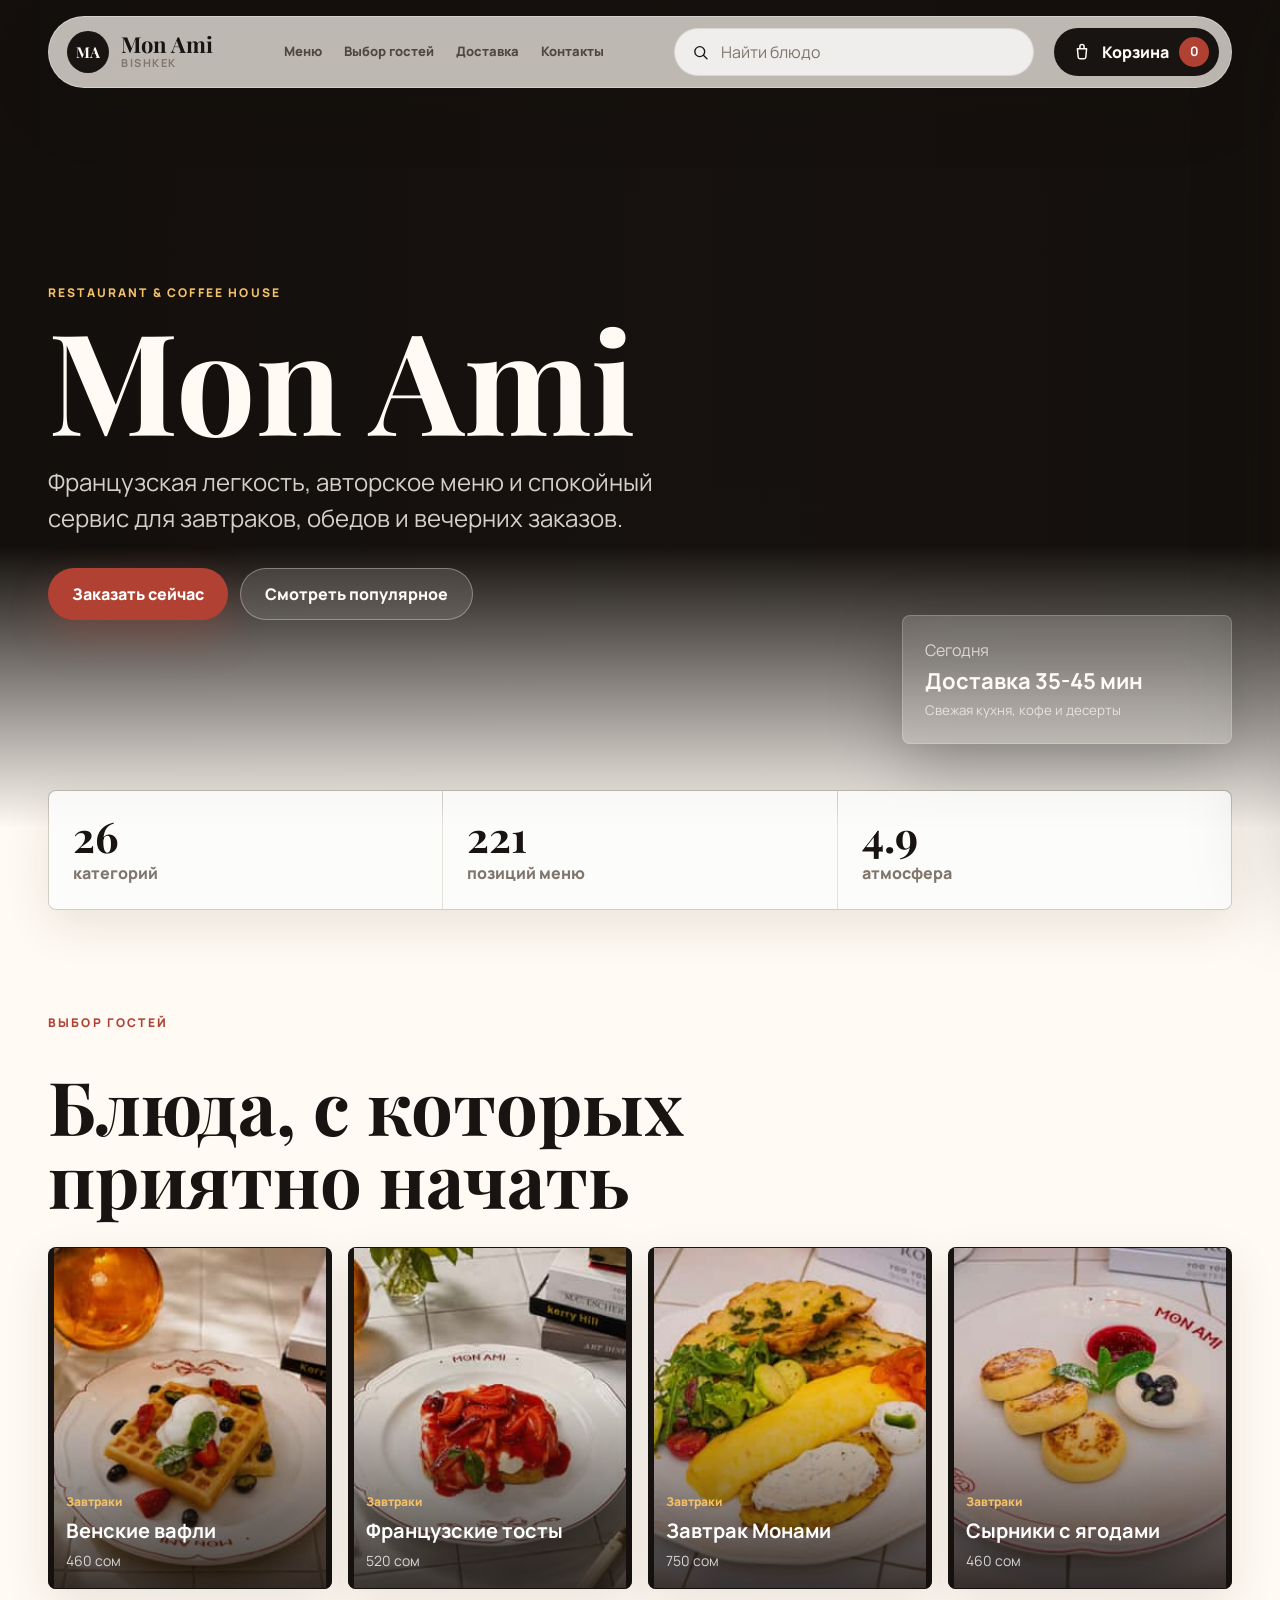
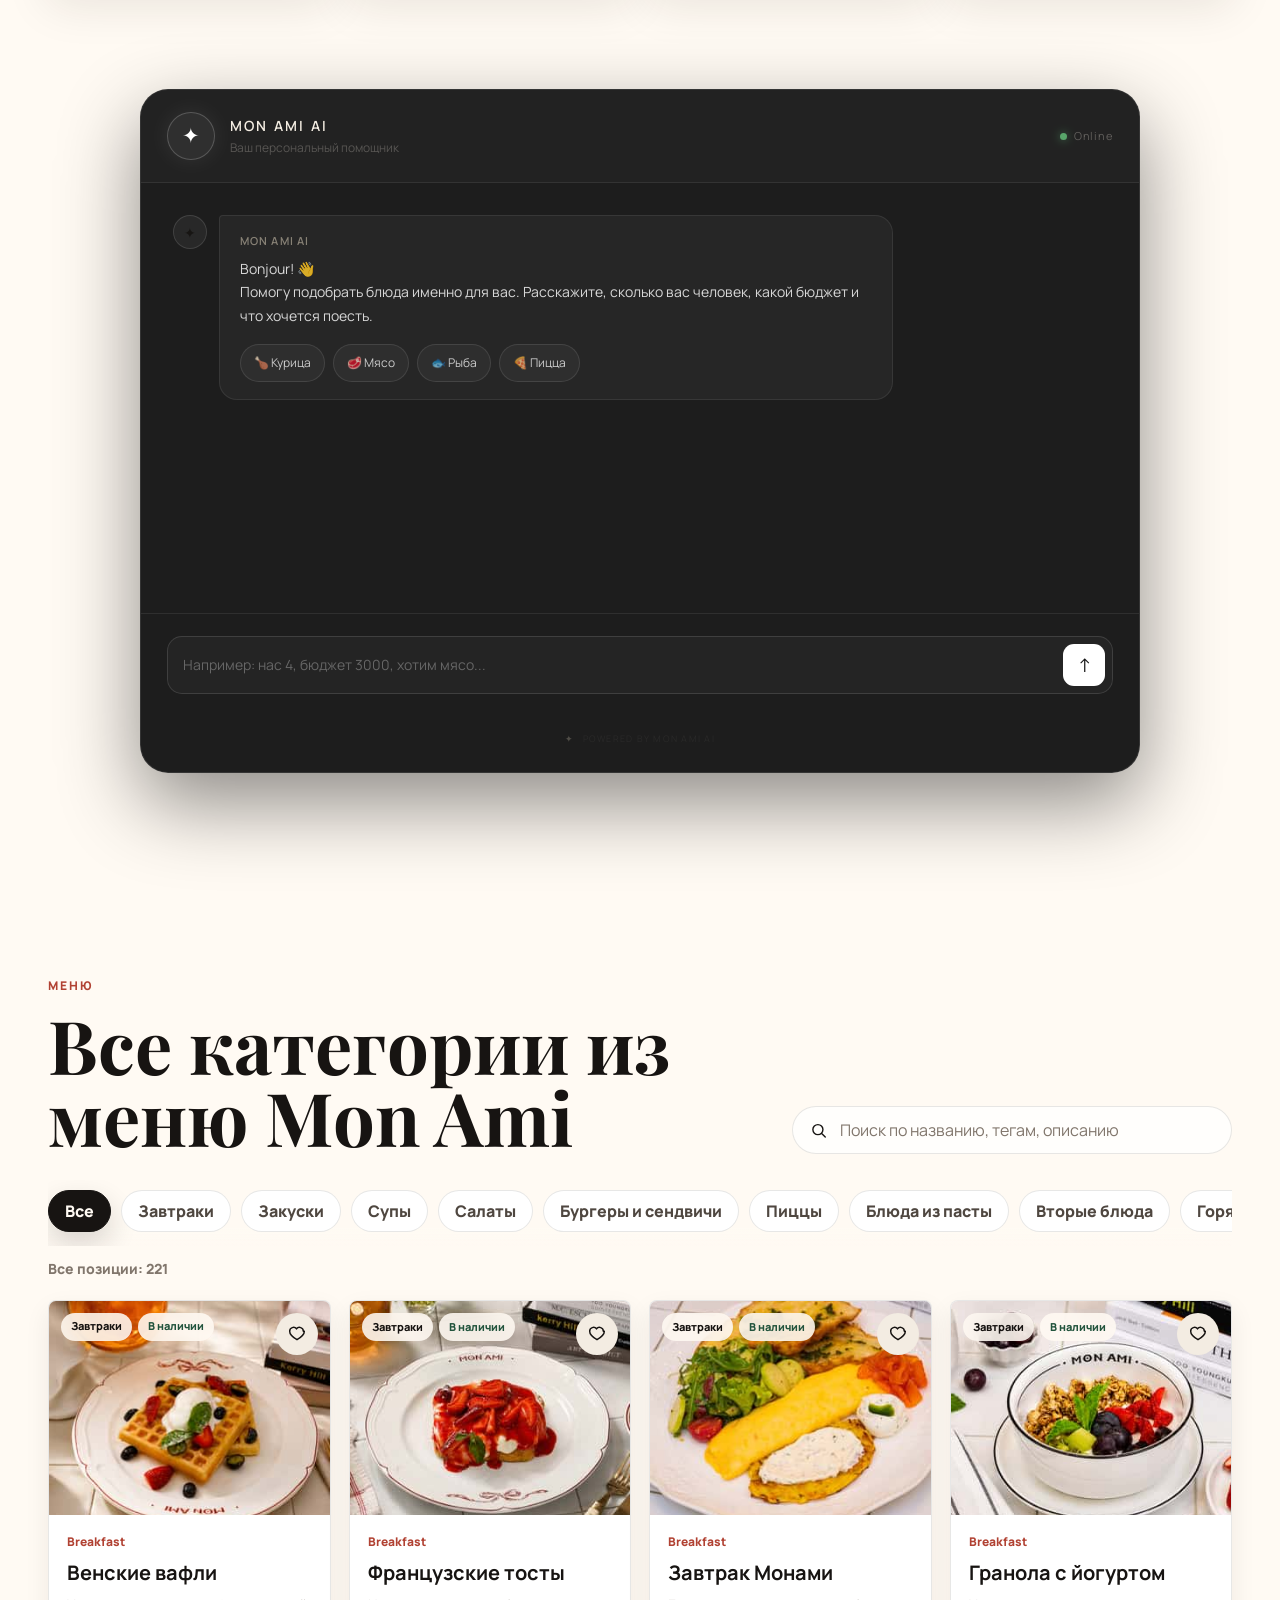
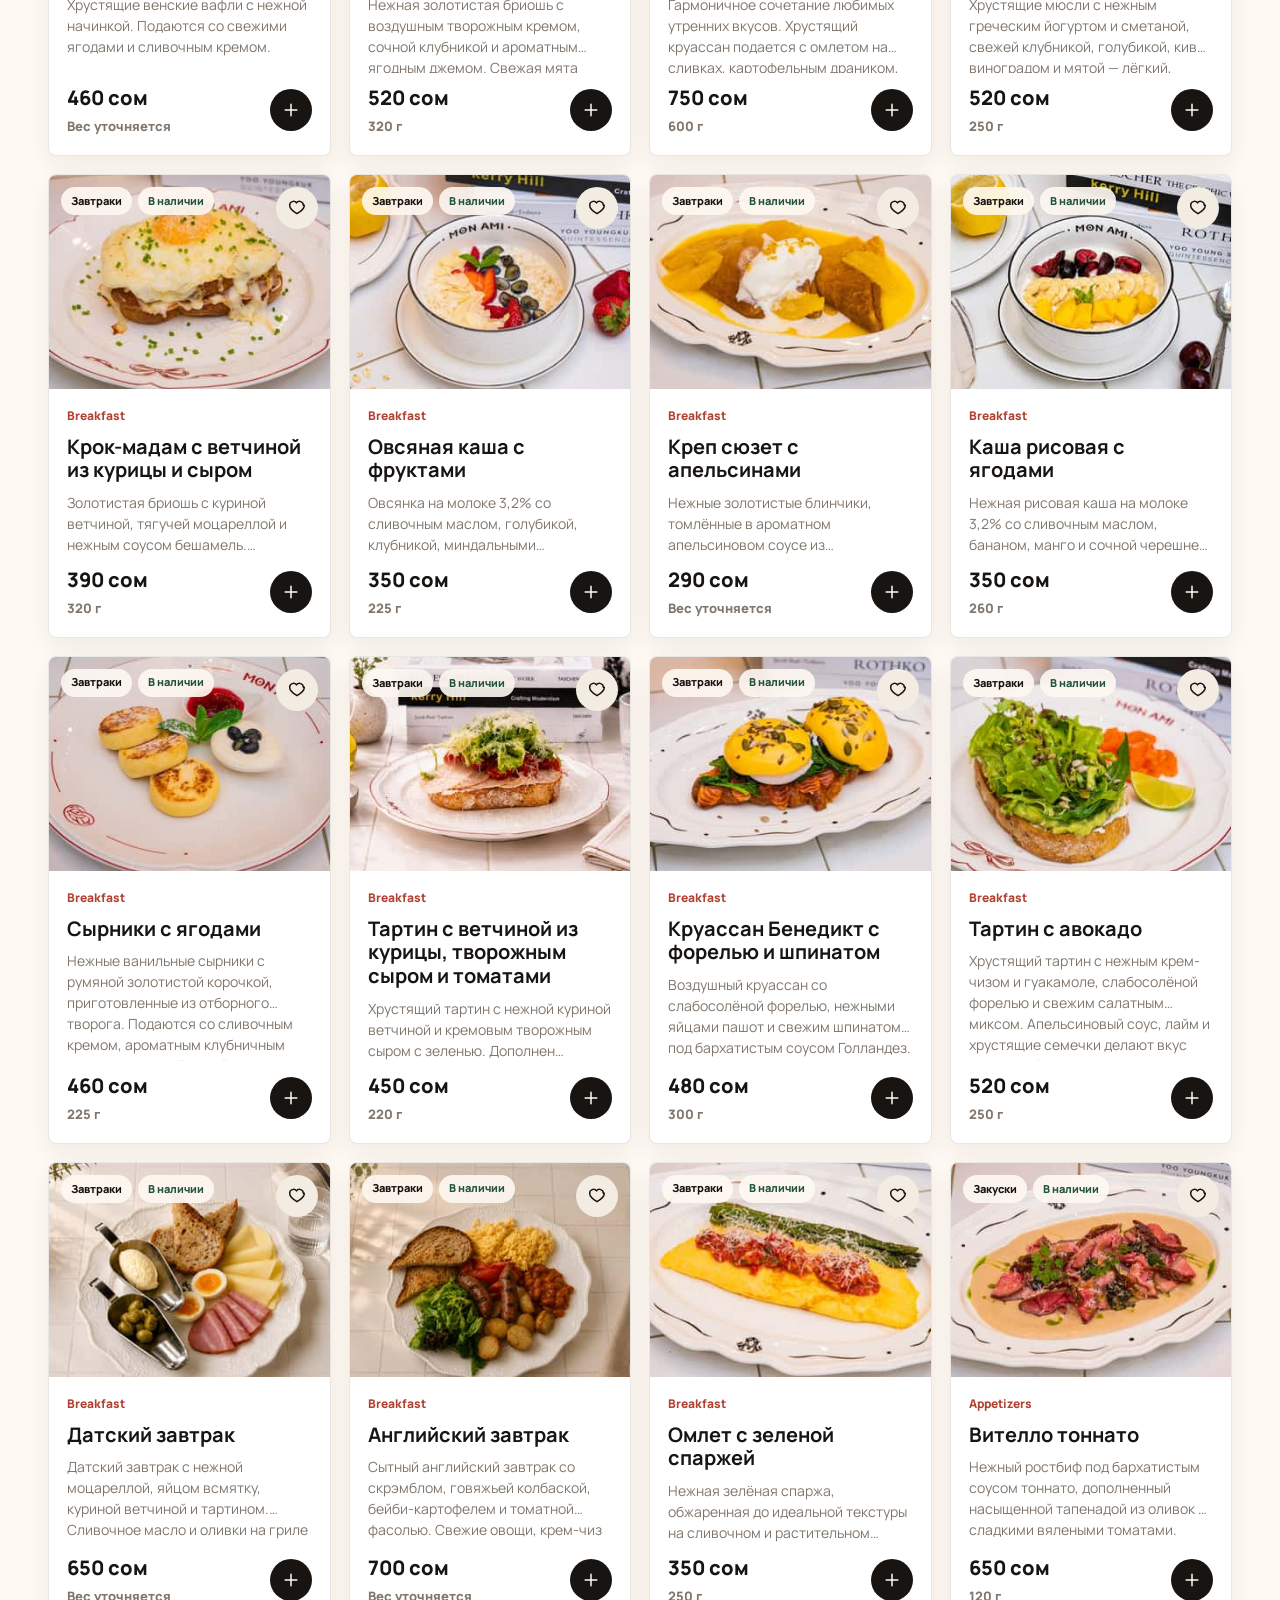
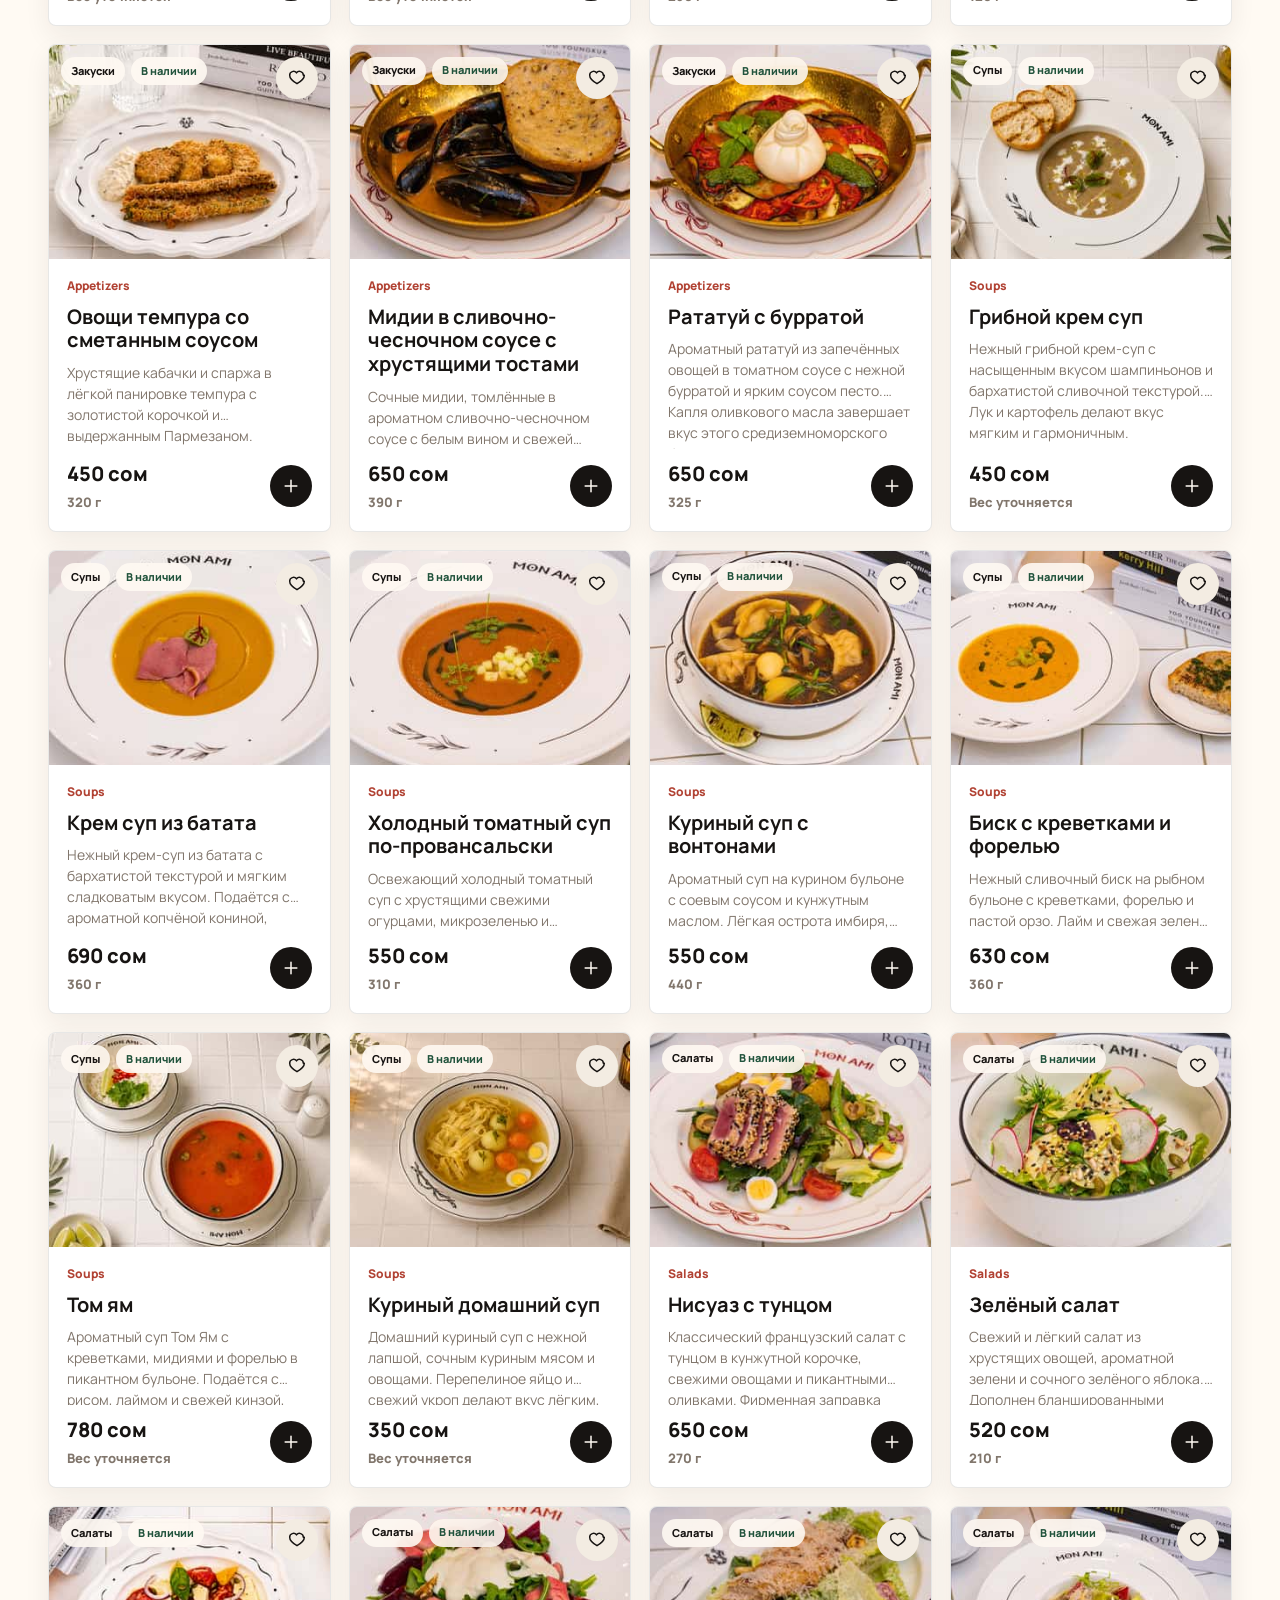
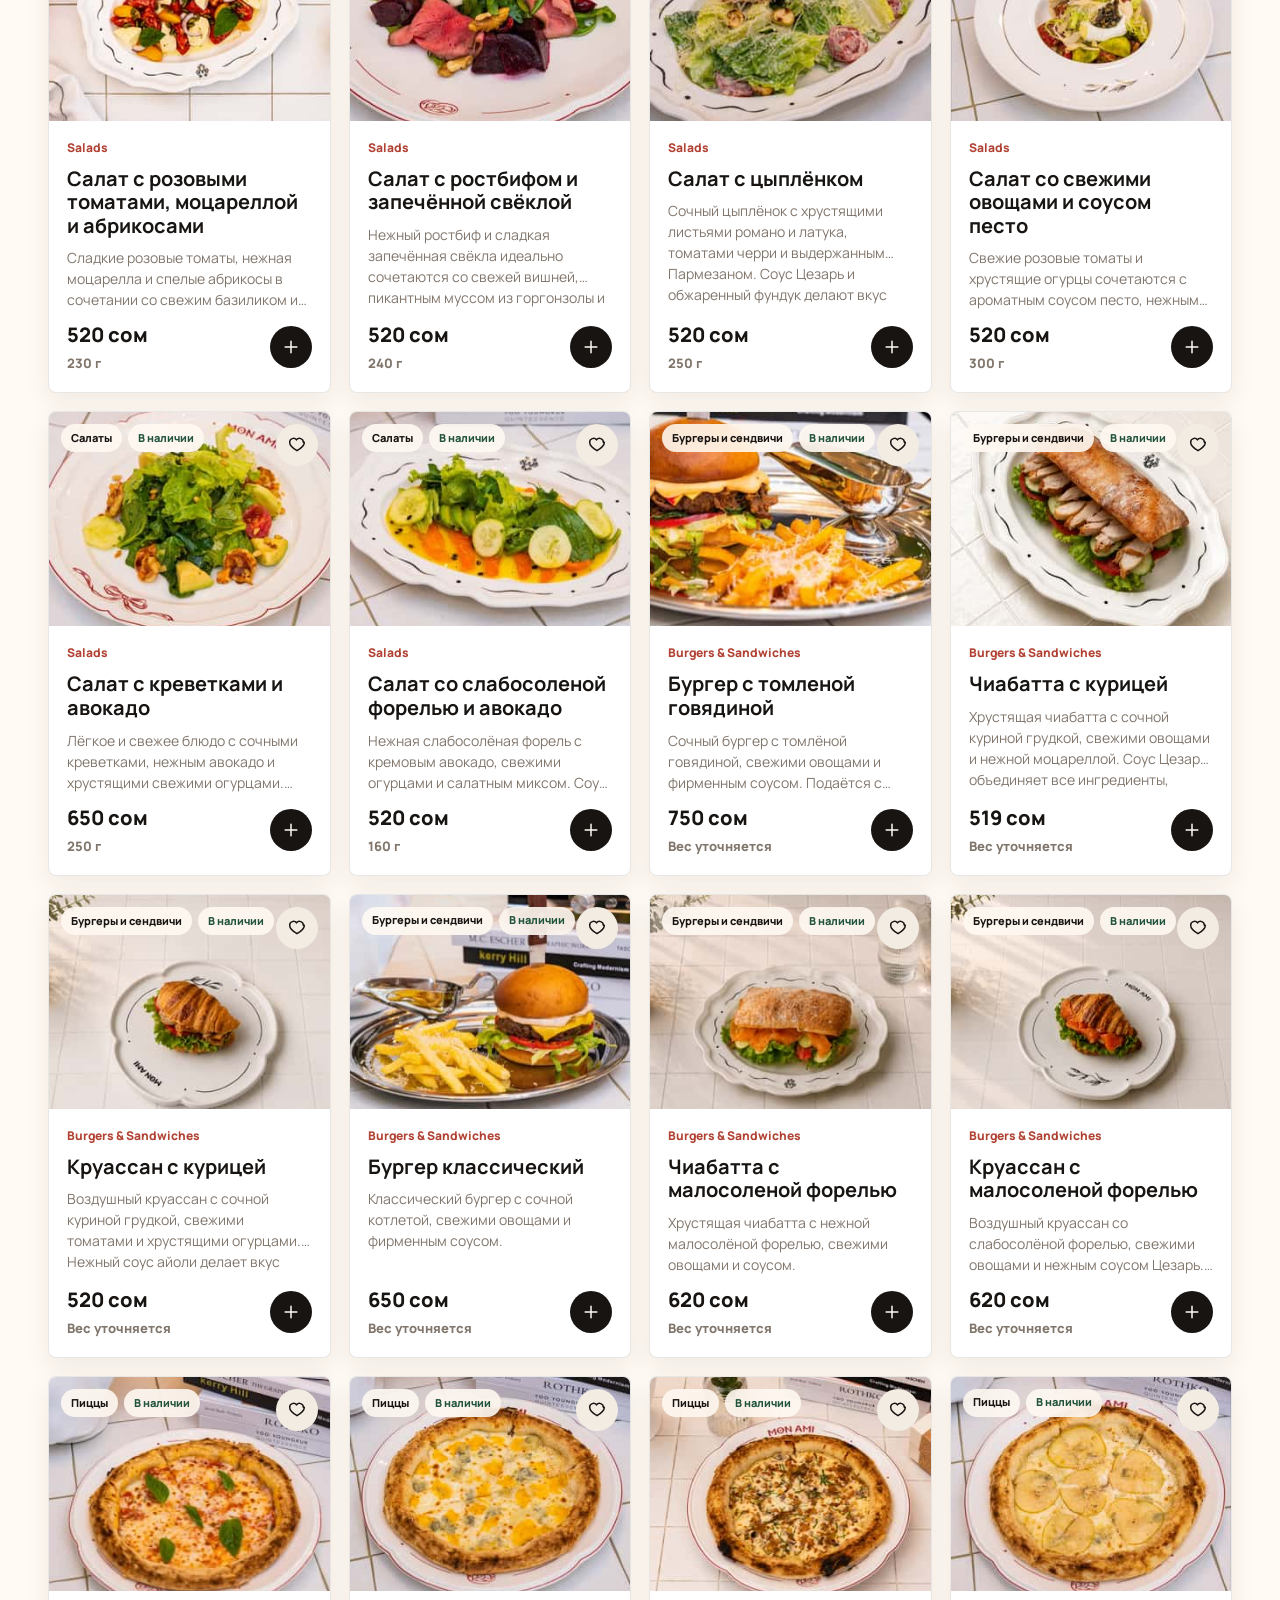
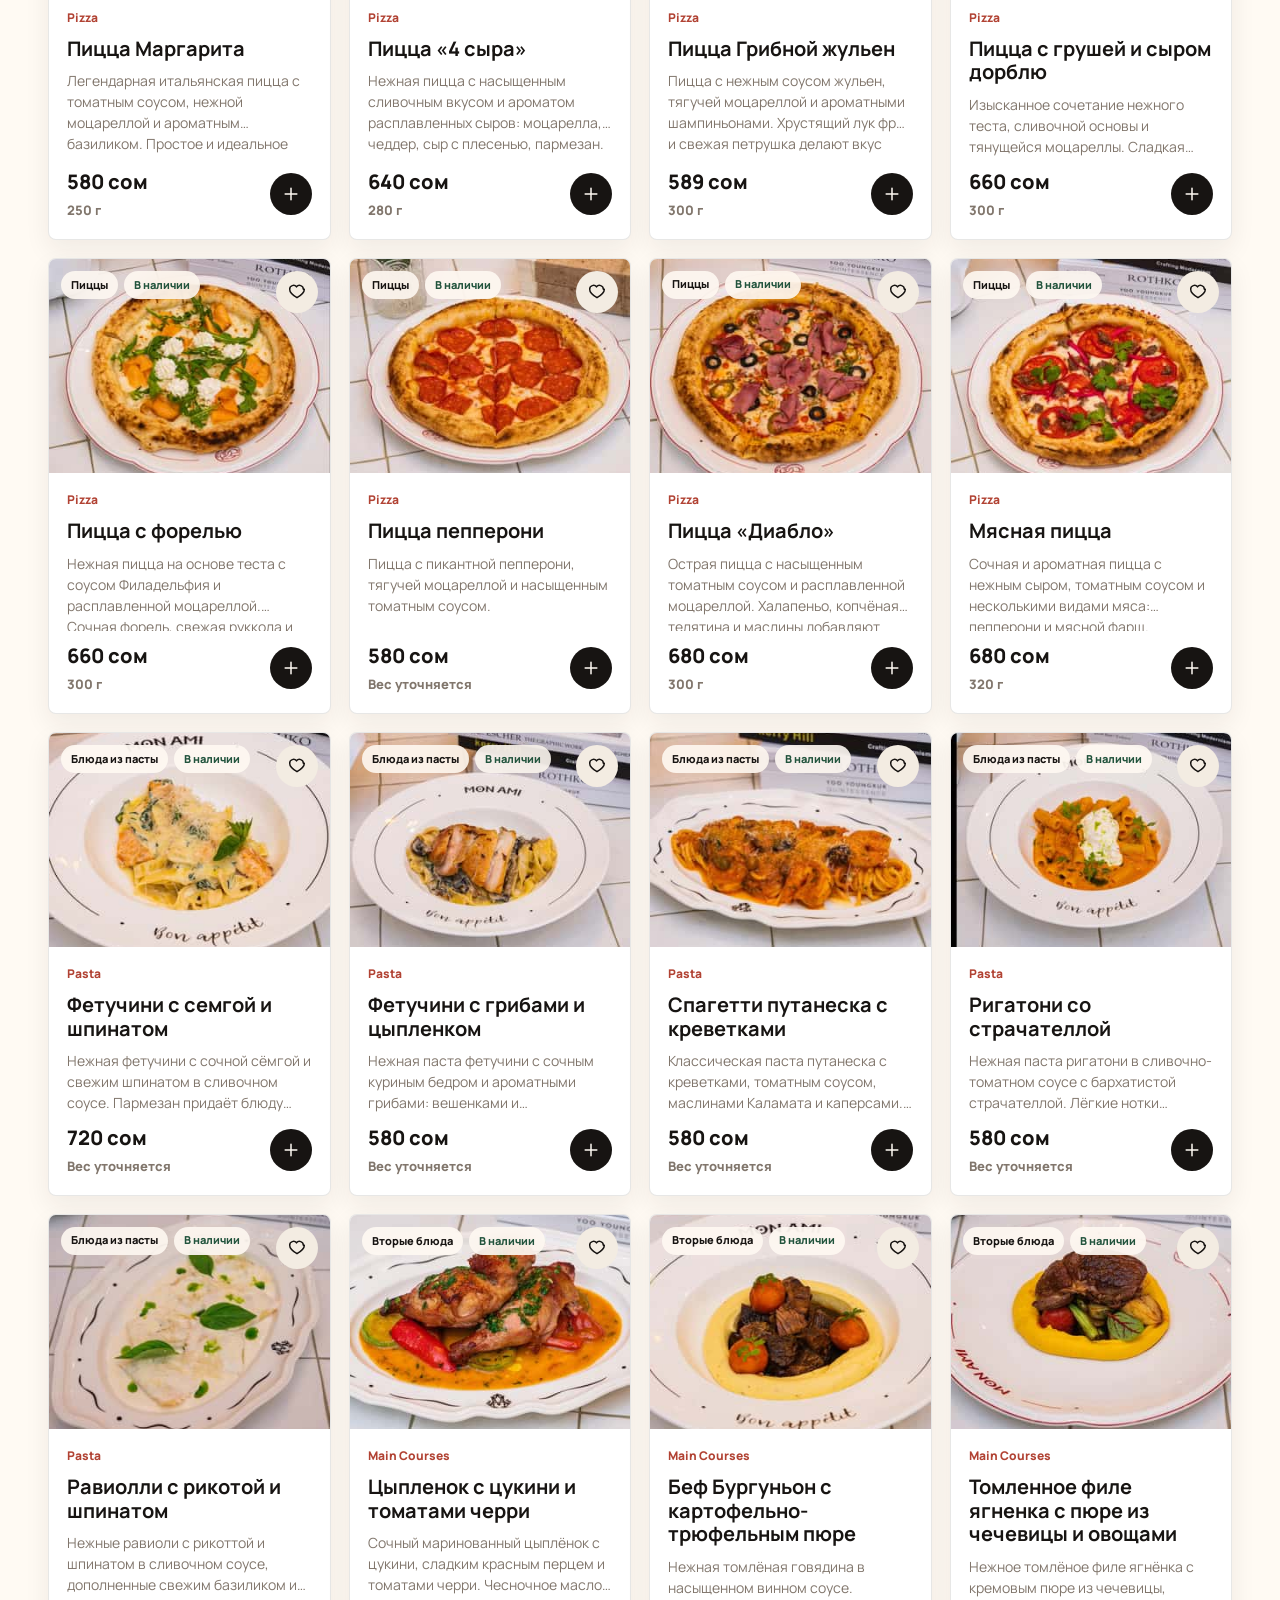
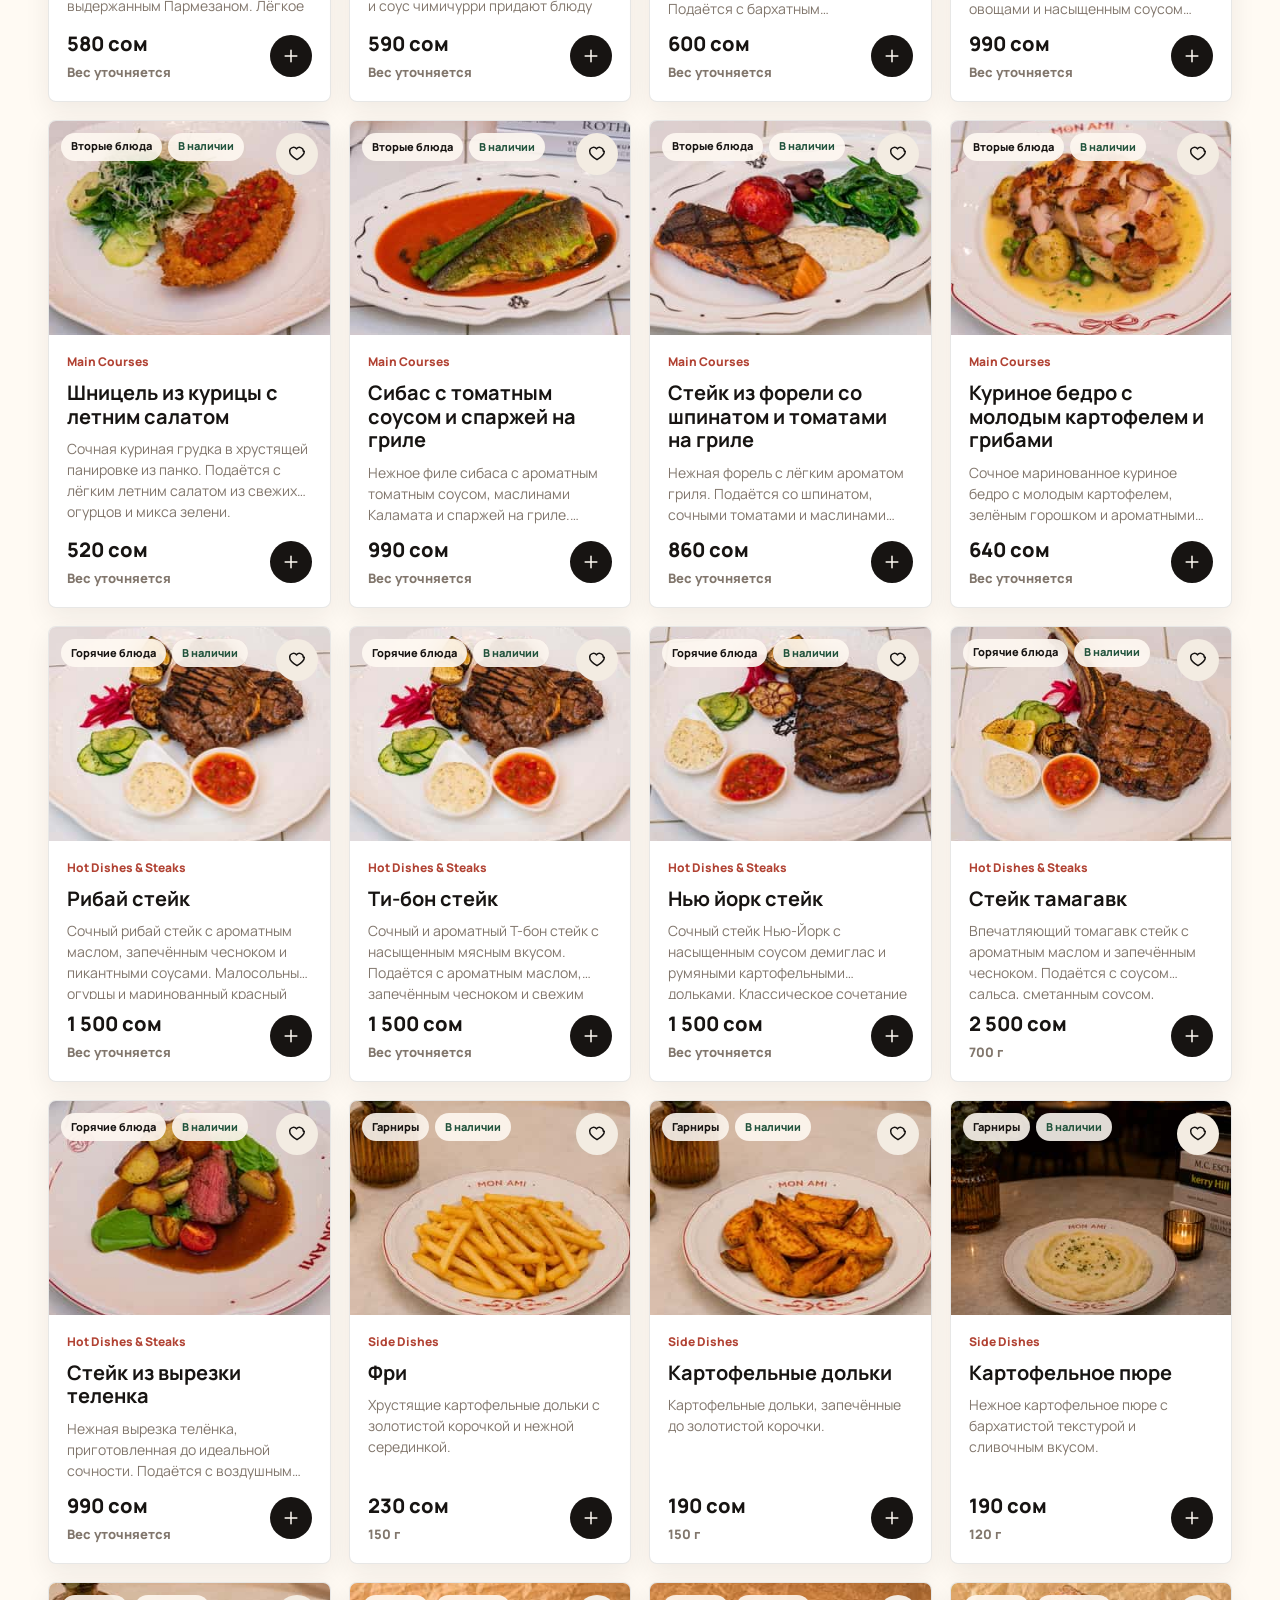
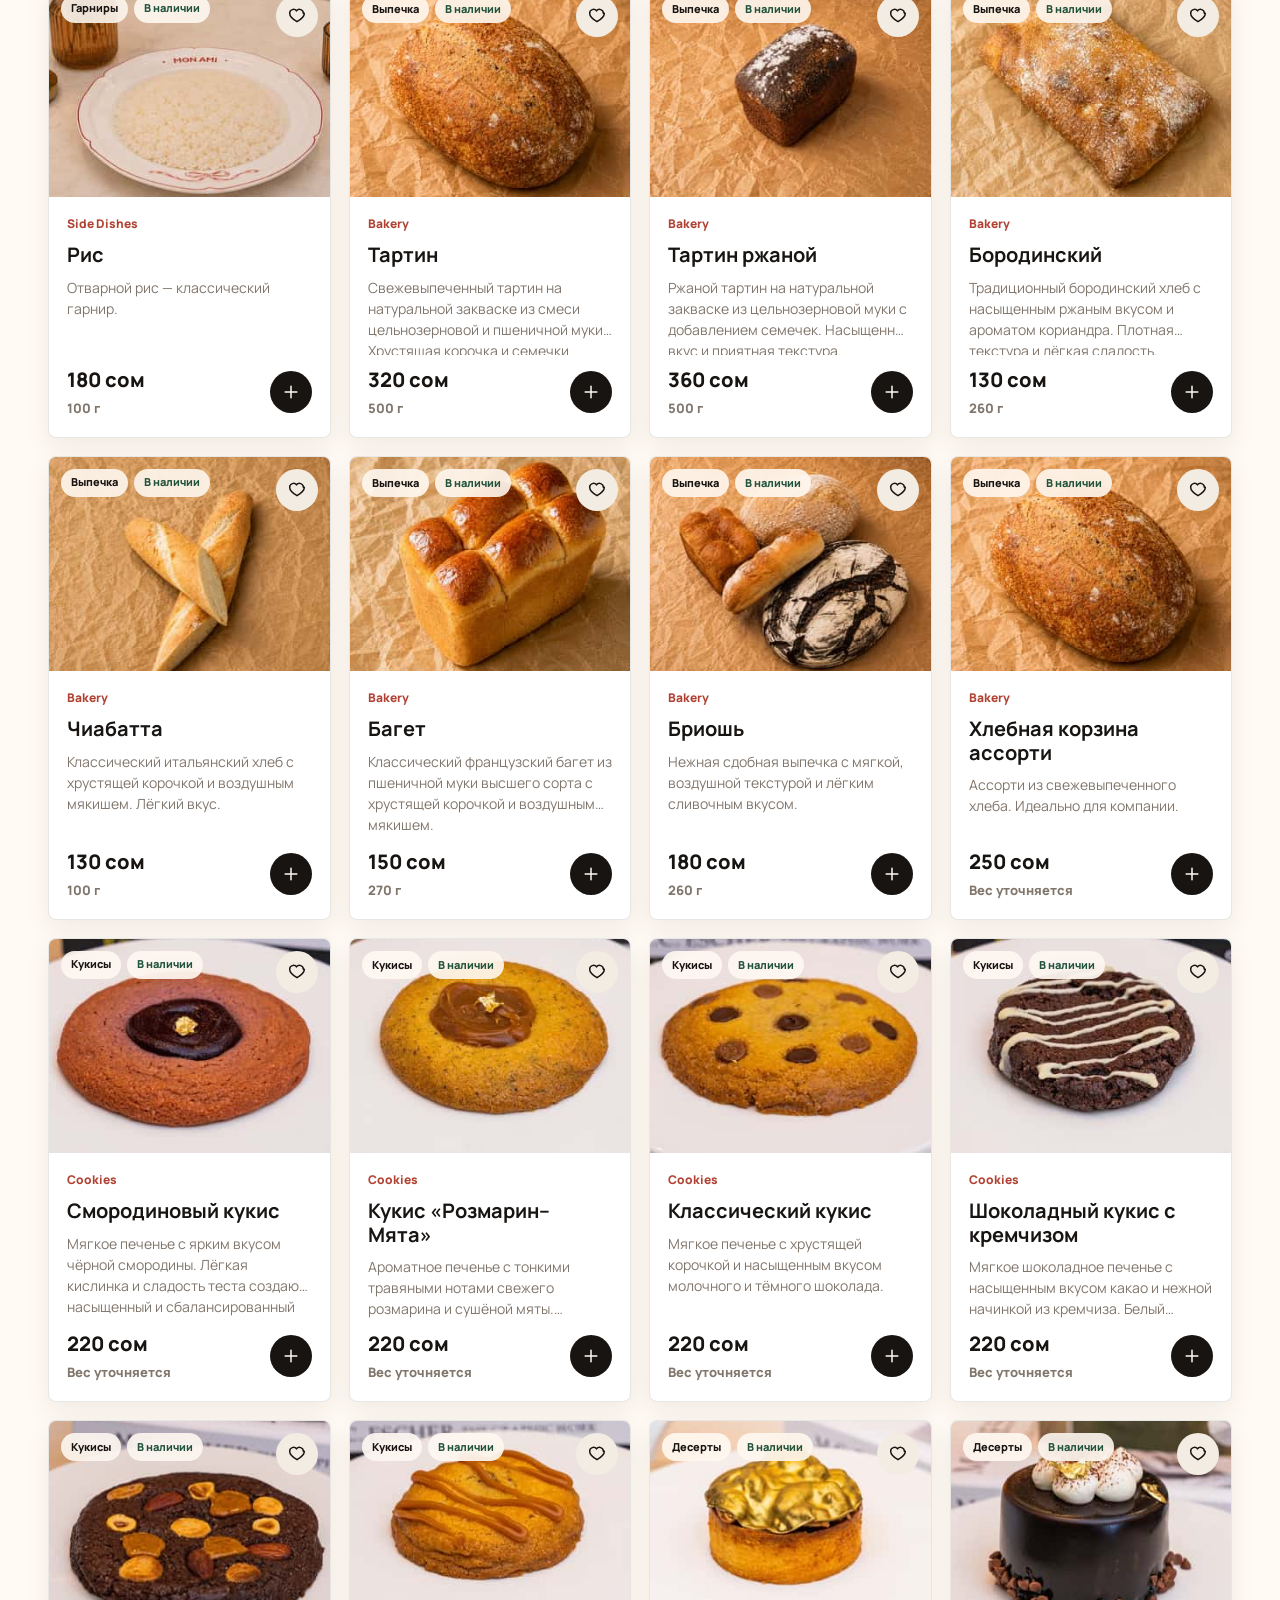
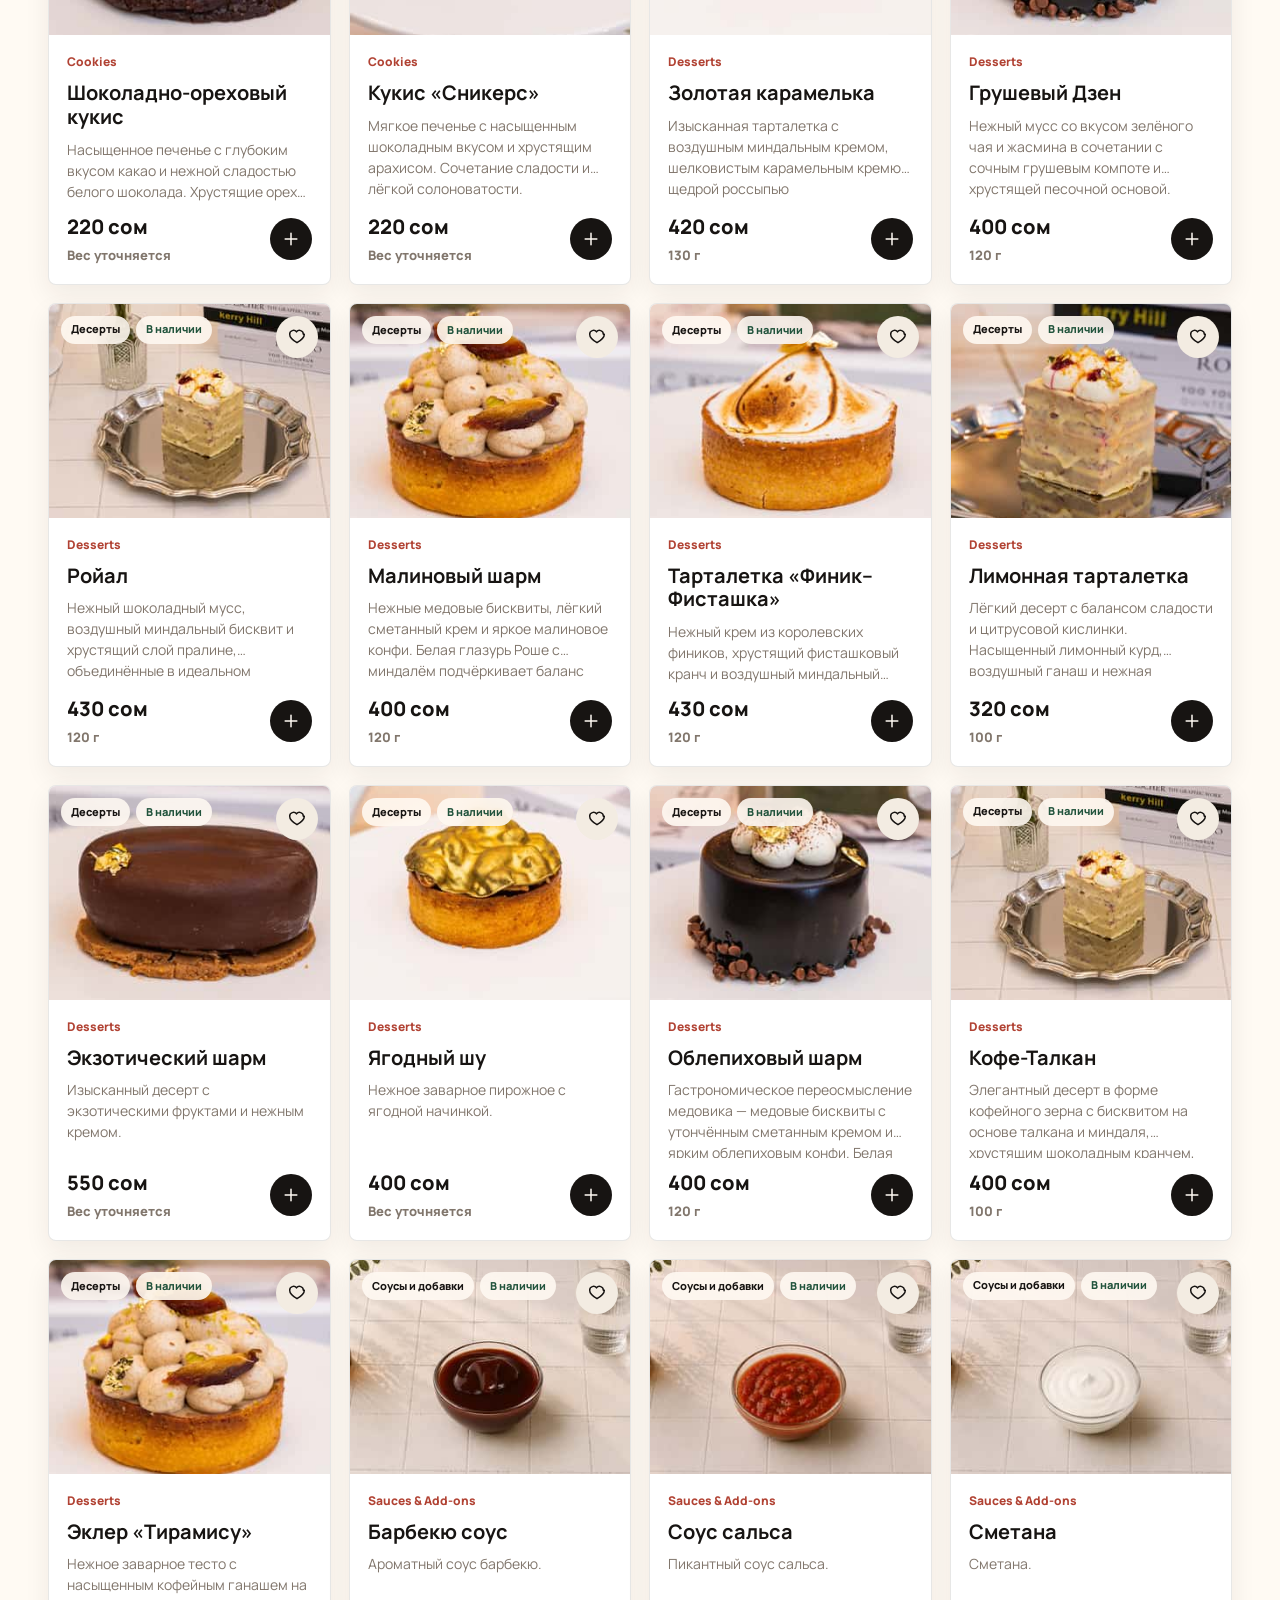
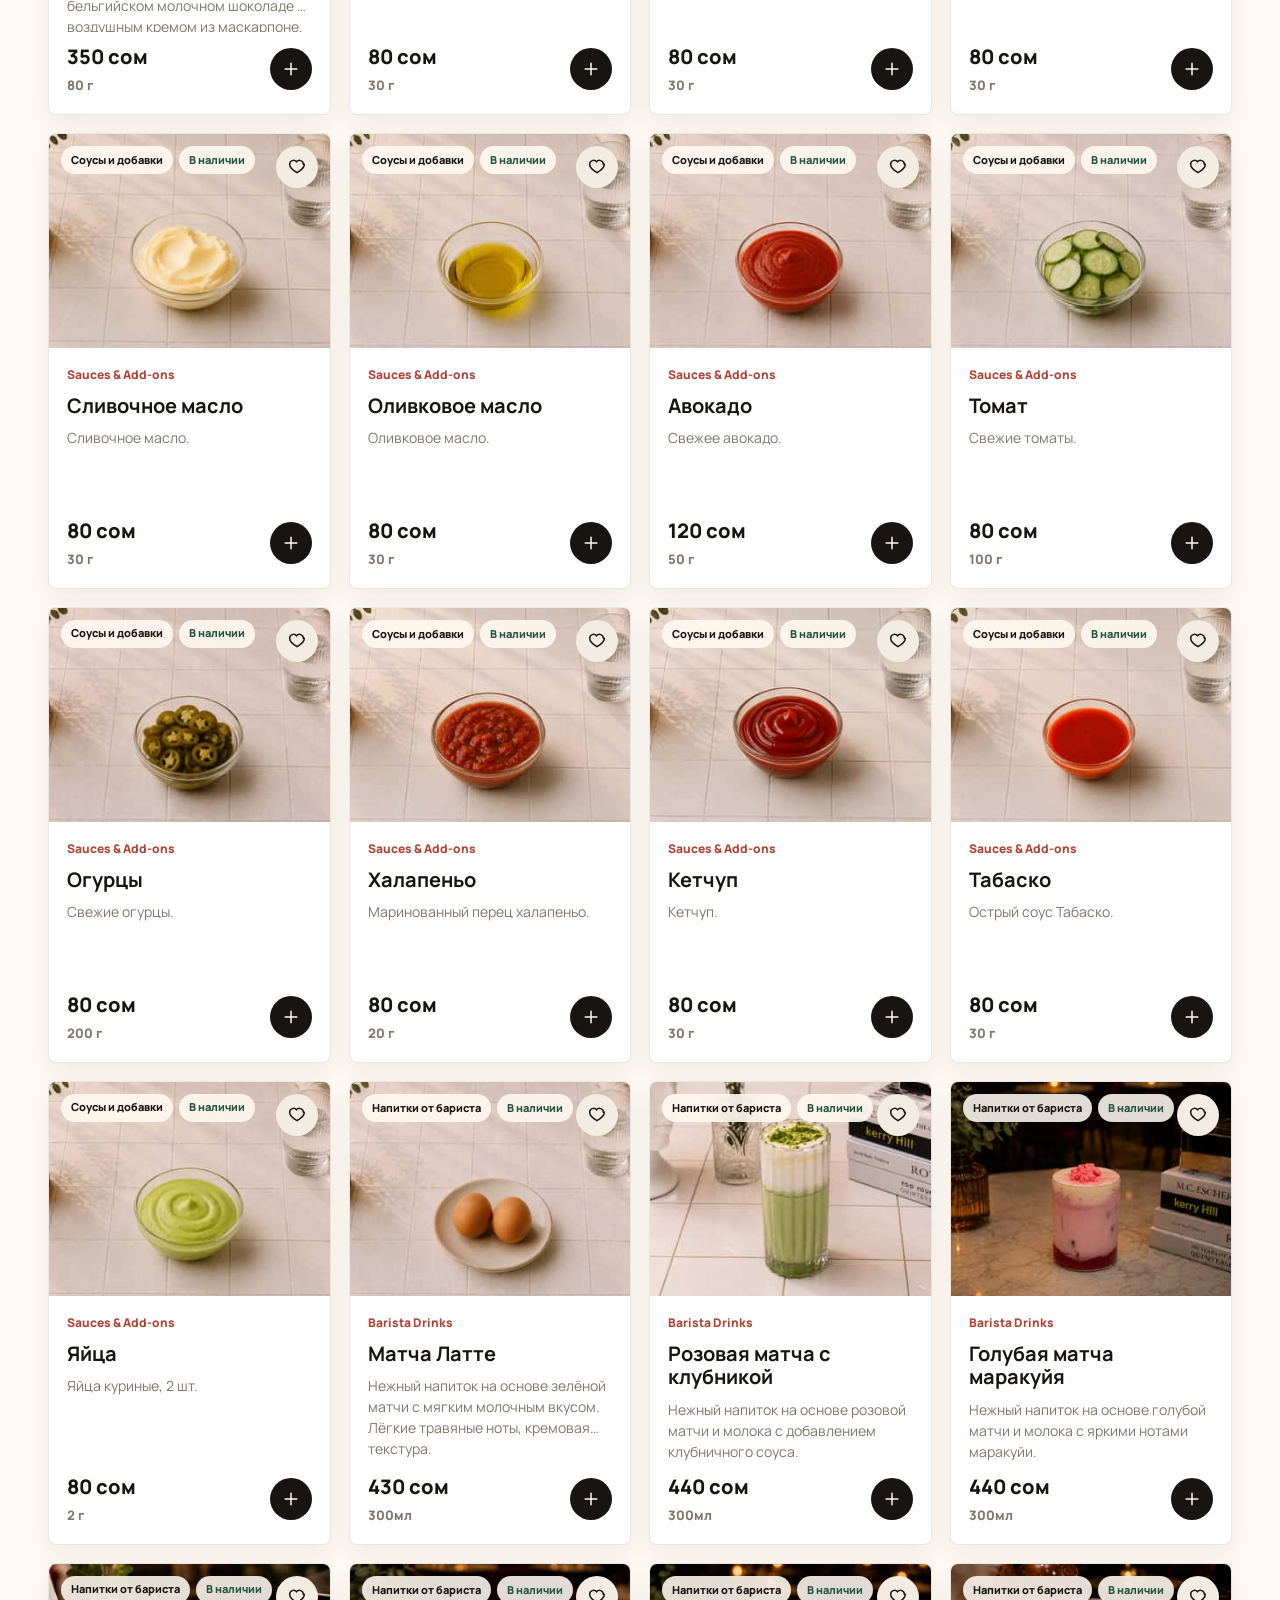
<file: index.html>
<!doctype html>
<html lang="ru">
  <head>
    <meta charset="UTF-8" />
    <meta name="viewport" content="width=device-width, initial-scale=1.0" />
    <title>Mon Ami - ресторан, кофе и десерты</title>
    <meta
      name="description"
      content="Mon Ami в Бишкеке: премиальное меню, кофе, десерты и доставка."
    />
    <link rel="preconnect" href="https://fonts.googleapis.com" />
    <link rel="preconnect" href="https://fonts.gstatic.com" crossorigin />
    <link
      href="https://fonts.googleapis.com/css2?family=Manrope:wght@400;500;600;700;800&family=Playfair+Display:wght@600;700&display=swap"
      rel="stylesheet"
    />
    <link rel="stylesheet" href="css/style.css" />
  </head>
  <body>
    <div class="site-loader" id="siteLoader" aria-hidden="true">
      <div class="loader-mark">Mon Ami</div>
      <div class="loader-line"><span></span></div>
    </div>

    <header class="navbar" id="navbar">
      <a class="brand" href="#home" aria-label="Mon Ami">
        <span class="brand-mark">MA</span>
        <span class="brand-copy">
          <strong>Mon Ami</strong>
          <small>Bishkek</small>
        </span>
      </a>

      <nav class="nav-links" aria-label="Главная навигация">
        <a href="#menu">Меню</a>
        <a href="#popular">Выбор гостей</a>
        <a href="#checkout">Доставка</a>
        <a href="#contacts">Контакты</a>
      </nav>

      <div class="nav-search" role="search">
        <svg aria-hidden="true" viewBox="0 0 24 24">
          <path
            d="m21 21-4.3-4.3m1.3-5.2a6.5 6.5 0 1 1-13 0 6.5 6.5 0 0 1 13 0Z"
          />
        </svg>
        <input
          id="globalSearch"
          type="search"
          placeholder="Найти блюдо"
          autocomplete="off"
        />
      </div>

      <div class="nav-actions">
        <button
          class="icon-button mobile-menu-button"
          id="mobileMenuButton"
          type="button"
          aria-label="Открыть меню"
          aria-expanded="false"
        >
          <svg aria-hidden="true" viewBox="0 0 24 24">
            <path d="M4 7h16M4 12h16M4 17h16" />
          </svg>
        </button>
        <button
          class="cart-pill"
          id="cartButton"
          type="button"
          aria-label="Открыть корзину"
        >
          <svg aria-hidden="true" viewBox="0 0 24 24">
            <path
              d="M6.5 8h11l-.9 10.3a2 2 0 0 1-2 1.7H9.4a2 2 0 0 1-2-1.7L6.5 8Zm3-2.5a2.5 2.5 0 0 1 5 0V8h-5V5.5Z"
            />
          </svg>
          <span>Корзина</span>
          <strong id="cartCount">0</strong>
        </button>
      </div>
    </header>

    <div class="mobile-panel" id="mobilePanel" aria-hidden="true">
      <a href="#menu">Меню</a>
      <a href="#popular">Выбор гостей</a>
      <a href="#checkout">Доставка</a>
      <a href="#contacts">Контакты</a>
    </div>

    <main>
      <section class="hero" id="home">
        <div class="hero-media" aria-hidden="true">
          <video
            autoplay
            muted
            loop
            playsinline
            poster="https://images.unsplash.com/photo-1517248135467-4c7edcad34c4?auto=format&fit=crop&w=1800&q=80"
          >
            <source src="assets/videos/paris.mp4" type="video/mp4" />
          </video>
        </div>
        <div class="hero-content reveal">
          <p class="eyebrow">Restaurant & coffee house</p>
          <h1>Mon Ami</h1>
          <p class="hero-lead">
            Французская легкость, авторское меню и спокойный сервис для
            завтраков, обедов и вечерних заказов.
          </p>
          <div class="hero-actions">
            <a class="primary-button" href="#menu">Заказать сейчас</a>
            <a class="secondary-button" href="#popular">Смотреть популярное</a>
          </div>
        </div>
        <div class="hero-card reveal" aria-label="Информация о доставке">
          <span>Сегодня</span>
          <strong>Доставка 35-45 мин</strong>
          <small>Свежая кухня, кофе и десерты</small>
        </div>
      </section>

      <section class="quick-stats" aria-label="Преимущества Mon Ami">
        <div>
          <strong id="categoryStat">26</strong>
          <span>категорий</span>
        </div>
        <div>
          <strong id="productStat">221</strong>
          <span>позиций меню</span>
        </div>
        <div>
          <strong>4.9</strong>
          <span>атмосфера</span>
        </div>
      </section>

      <section class="feature-band" id="popular">
        <div class="section-heading reveal">
          <p class="eyebrow">Выбор гостей</p>
          <h2>Блюда, с которых приятно начать</h2>
        </div>
        <div class="featured-row" id="featuredRow" aria-live="polite"></div>
      </section>
      <section class="ai-section" id="ai">
        <div class="ai-chat">
          <div class="ai-chat-header">
            <div class="ai-avatar">✦</div>

            <div class="ai-chat-title">
              <span>MON AMI AI</span>
              <small>Ваш персональный помощник</small>
            </div>

            <div class="ai-online">
              <span></span>
              Online
            </div>
          </div>

          <div class="ai-chat-body">
            <div class="ai-message ai-message-bot">
              <div class="ai-mini-avatar">✦</div>

              <div class="ai-message-content">
                <span class="ai-name">Mon Ami AI</span>

                <p>
                  Bonjour! 👋<br />
                  Помогу подобрать блюда именно для вас. Расскажите, сколько вас
                  человек, какой бюджет и что хочется поесть.
                </p>

                <div class="ai-suggestions">
                  <button
                    type="button"
                    class="ai-suggestion"
                    data-ai-text="Нас 2 человека, бюджет 2500 сом. Хотим что-нибудь куриное."
                  >
                    🍗 Курица
                  </button>

                  <button
                    type="button"
                    class="ai-suggestion"
                    data-ai-text="Нас 2 человека, бюджет 3000 сом. Хотим что-нибудь мясное."
                  >
                    🥩 Мясо
                  </button>

                  <button
                    type="button"
                    class="ai-suggestion"
                    data-ai-text="Нас 2 человека, бюджет 3000 сом. Хотим что-нибудь рыбное."
                  >
                    🐟 Рыба
                  </button>

                  <button
                    type="button"
                    class="ai-suggestion"
                    data-ai-text="Нас 3 человека, бюджет 3000 сом. Хотим пиццу."
                  >
                    🍕 Пицца
                  </button>
                </div>
              </div>
            </div>

            <div class="ai-messages" id="aiMessages"></div>

            <div class="ai-result" id="aiResult" hidden>
              <div class="ai-result-top">
                <div>
                  <span>Персональная подборка</span>
                  <strong>Для вас</strong>
                </div>

                <div class="ai-total">
                  <small>Итого</small>
                  <strong id="aiTotal"></strong>
                </div>
              </div>

              <div class="ai-products" id="aiProducts"></div>

              <button type="button" class="ai-add-all" id="aiAddAll">
                🛒 Добавить всё в корзину
              </button>
              <button type="button" class="ai-another" id="aiAnother">
                ↻ Подобрать другой вариант
              </button>
            </div>
          </div>

          <div class="ai-chat-footer">
            <div class="ai-input-wrapper">
              <textarea
                id="aiInput"
                rows="1"
                placeholder="Например: нас 4, бюджет 3000, хотим мясо..."
              ></textarea>

              <button
                type="button"
                id="aiRecommendButton"
                class="ai-send"
                aria-label="Отправить"
              >
                ↑
              </button>
            </div>

            <p class="ai-status" id="aiStatus"></p>

            <div class="ai-powered">
              <span>✦</span>
              Powered by Mon Ami AI
            </div>
          </div>
        </div>
      </section>
      <section class="menu-section" id="menu">
        <div class="menu-head reveal">
          <div>
            <p class="eyebrow">Меню</p>
            <h2>Все категории из меню Mon Ami</h2>
          </div>
          <div class="menu-tools">
            <label class="menu-search" for="menuSearch">
              <svg aria-hidden="true" viewBox="0 0 24 24">
                <path
                  d="m21 21-4.3-4.3m1.3-5.2a6.5 6.5 0 1 1-13 0 6.5 6.5 0 0 1 13 0Z"
                />
              </svg>
              <input
                id="menuSearch"
                type="search"
                placeholder="Поиск по названию, тегам, описанию"
                autocomplete="off"
              />
            </label>
          </div>
        </div>

        <div
          class="category-strip"
          id="categoryStrip"
          aria-label="Категории меню"
        ></div>
        <div class="results-line" id="resultsLine" aria-live="polite"></div>
        <div class="products-grid" id="productsGrid" aria-live="polite">
          <article class="skeleton-card"></article>
          <article class="skeleton-card"></article>
          <article class="skeleton-card"></article>
          <article class="skeleton-card"></article>
        </div>
      </section>

      <section class="checkout-preview" id="checkout">
        <div class="checkout-copy reveal">
          <p class="eyebrow">Доставка</p>
          <h2>Оформление без лишнего шума</h2>
          <p>
            Добавьте блюда в корзину, заполните данные доставки и выберите
            удобный способ оплаты: MBank, Bakai или наличные.
          </p>
        </div>
        <div class="checkout-stack reveal">
          <form class="checkout-card" id="checkoutForm" novalidate>
            <fieldset class="choice-group">
              <legend>Получение</legend>
              <label
                ><input
                  type="radio"
                  name="deliveryMethod"
                  value="delivery"
                  checked
                />
                Доставка</label
              >
              <label
                ><input type="radio" name="deliveryMethod" value="pickup" />
                Самовывоз</label
              >
            </fieldset>

            <div class="form-row">
              <label
                >Имя<input
                  name="name"
                  autocomplete="name"
                  data-required="true" /><span
                  class="field-error"
                  data-error-for="name"
                ></span
              ></label>
              <label
                >Телефон<input
                  name="phone"
                  type="tel"
                  autocomplete="tel"
                  data-required="true" /><span
                  class="field-error"
                  data-error-for="phone"
                ></span
              ></label>
            </div>

            <label class="delivery-field"
              >Адрес<input
                name="address"
                autocomplete="street-address"
                data-required="true" /><span
                class="field-error"
                data-error-for="address"
              ></span
            ></label>
            <div class="form-row delivery-field">
              <label
                >Квартира<input name="apartment" data-required="true" /><span
                  class="field-error"
                  data-error-for="apartment"
                ></span
              ></label>
              <label
                >Этаж<input
                  name="floor"
                  inputmode="numeric"
                  data-required="true" /><span
                  class="field-error"
                  data-error-for="floor"
                ></span
              ></label>
            </div>
            <label class="delivery-field"
              >Подъезд<input name="entrance" data-required="true" /><span
                class="field-error"
                data-error-for="entrance"
              ></span
            ></label>

            <label
              >Комментарий<textarea
                name="comment"
                rows="3"
                placeholder="Например: не звонить в домофон"
              ></textarea
              ><span class="field-error" data-error-for="comment"></span
            ></label>

            <fieldset class="choice-group">
              <legend>Оплата</legend>
              <label
                ><input type="radio" name="payment" value="MBank" checked />
                MBank</label
              >
              <label
                ><input type="radio" name="payment" value="Bakai" />
                Bakai</label
              >
              <label
                ><input type="radio" name="payment" value="Cash" />
                Наличные</label
              >
            </fieldset>

            <button class="primary-button" type="submit" id="submitOrderButton">
              Подтвердить заказ
            </button>
            <p class="form-note" id="checkoutNote" role="status"></p>
          </form>

          <aside class="checkout-summary" aria-label="Итог заказа">
            <div class="summary-heading">
              <span>Ваш заказ</span>
              <strong id="checkoutItemCount">0 позиций</strong>
            </div>
            <div class="summary-lines">
              <div>
                <span>Сумма</span><strong id="checkoutSubtotal">0 сом</strong>
              </div>
              <div>
                <span>Доставка</span
                ><strong id="checkoutDelivery">0 сом</strong>
              </div>
              <div>
                <span>Сервис</span><strong id="checkoutService">0 сом</strong>
              </div>
              <div>
                <span>Скидка</span><strong id="checkoutDiscount">0 сом</strong>
              </div>
              <div class="total-row">
                <span>Итого</span><strong id="checkoutTotal">0 сом</strong>
              </div>
            </div>
            <p id="checkoutEta">
              Добавьте блюда, чтобы увидеть время доставки.
            </p>
          </aside>
        </div>
      </section>

      <section class="success-section" id="success" hidden>
        <div class="success-card">
          <span class="success-mark">✓</span>
          <p class="eyebrow">Заказ принят</p>
          <h2>Спасибо!</h2>
          <div class="success-details">
            <div>
              <span>Номер заказа</span
              ><strong id="successOrderNumber">-</strong>
            </div>
            <div>
              <span>Статус</span><strong id="successOrderStatus">Создан</strong>
            </div>
            <div>
              <span>Ожидаемое время</span
              ><strong id="successEta">35-45 мин</strong>
            </div>
          </div>
          <a class="primary-button" href="#menu" id="continueShoppingButton"
            >Продолжить покупки</a
          >
        </div>
      </section>
    </main>

    <footer class="footer" id="contacts">
      <div>
        <strong>Mon Ami</strong>
        <p>Ресторан, кофе и десерты в Бишкеке.</p>
      </div>
      <div class="footer-links">
        <a href="#menu">Меню</a>
        <a href="#checkout">Доставка</a>
        <a
          href="https://instagram.com/monami.bishkek"
          target="_blank"
          rel="noreferrer"
          >Instagram</a
        >
      </div>
    </footer>

    <aside
      class="cart-drawer"
      id="cartDrawer"
      aria-hidden="true"
      aria-label="Корзина"
    >
      <div class="cart-header">
        <div>
          <span>Ваш заказ</span>
          <strong id="cartTitle">Корзина пуста</strong>
        </div>
        <button
          class="icon-button"
          id="closeCartButton"
          type="button"
          aria-label="Закрыть корзину"
        >
          <svg aria-hidden="true" viewBox="0 0 24 24">
            <path d="M6 6l12 12M18 6 6 18" />
          </svg>
        </button>
      </div>
      <div class="cart-items" id="cartItems"></div>
      <div class="cart-summary" id="cartSummary">
        <div class="cart-eta">
          <span>Примерное время</span><strong id="cartEta">35-45 мин</strong>
        </div>
        <label class="promo-field" for="promoInput">
          <span>Промокод</span>
          <span class="promo-control"
            ><input id="promoInput" type="text" placeholder="MONAMI10" /><button
              id="applyPromoButton"
              type="button"
            >
              OK
            </button></span
          >
        </label>
        <div><span>Сумма</span><strong id="subtotalValue">0 сом</strong></div>
        <div>
          <span>Доставка</span><strong id="deliveryValue">0 сом</strong>
        </div>
        <div><span>Сервис</span><strong id="serviceValue">0 сом</strong></div>
        <div><span>Скидка</span><strong id="discountValue">0 сом</strong></div>
        <div class="total-row">
          <span>Итого</span><strong id="totalValue">0 сом</strong>
        </div>
        <a class="primary-button" href="#checkout" id="checkoutLink"
          >Оформить</a
        >
        <button class="secondary-button" id="clearCartButton" type="button">
          Очистить корзину
        </button>
      </div>
    </aside>

    <div class="scrim" id="scrim" hidden></div>

    <dialog
      class="product-dialog"
      id="productDialog"
      aria-label="Карточка блюда"
    >
      <button
        class="icon-button dialog-close"
        id="closeProductButton"
        type="button"
        aria-label="Закрыть"
      >
        <svg aria-hidden="true" viewBox="0 0 24 24">
          <path d="M6 6l12 12M18 6 6 18" />
        </svg>
      </button>
      <div id="productDialogContent"></div>
    </dialog>

    <div class="toast" id="toast" role="status" aria-live="polite"></div>
    <div class="auth-modal" id="authModal">
      <div class="auth-modal-overlay" id="authModalOverlay"></div>

      <div class="auth-modal-content">
        <button class="auth-modal-close" id="authModalClose" type="button">
          ×
        </button>

        <div class="auth-modal-logo">MON AMI</div>

        <!-- РЕГИСТРАЦИЯ -->

        <div id="registerBlock">
          <h2>Добро пожаловать</h2>

          <p class="auth-modal-text">
            Зарегистрируйтесь, чтобы добавлять блюда в корзину и оформлять
            заказы.
          </p>

          <form id="registerForm">
            <div class="auth-field">
              <label for="registerUsername"> Имя пользователя </label>

              <input
                id="registerUsername"
                type="text"
                placeholder="Введите имя"
                required
              />
            </div>

            <div class="auth-field">
              <label for="registerPassword"> Пароль </label>

              <input
                id="registerPassword"
                type="password"
                placeholder="Введите пароль"
                required
              />
            </div>

            <div class="auth-field">
              <label for="registerPasswordConfirm"> Повторите пароль </label>

              <input
                id="registerPasswordConfirm"
                type="password"
                placeholder="Повторите пароль"
                required
              />
            </div>

            <p class="auth-error" id="registerError"></p>

            <button class="auth-submit" type="submit">
              Зарегистрироваться
            </button>
          </form>

          <button class="auth-switch" id="showLoginButton" type="button">
            Уже есть аккаунт? Войти
          </button>
        </div>

        <!-- ВХОД -->

        <div id="loginBlock" style="display: none">
          <h2>С возвращением</h2>

          <p class="auth-modal-text">Войдите, чтобы продолжить заказ.</p>

          <form id="customerLoginForm">
            <div class="auth-field">
              <label for="loginUsername"> Имя пользователя </label>

              <input
                id="loginUsername"
                type="text"
                placeholder="Введите имя"
                required
              />
            </div>

            <div class="auth-field">
              <label for="loginPassword"> Пароль </label>

              <input
                id="loginPassword"
                type="password"
                placeholder="Введите пароль"
                required
              />
            </div>

            <p class="auth-error" id="loginError"></p>

            <button class="auth-submit" type="submit">Войти</button>
          </form>

          <button class="auth-switch" id="showRegisterButton" type="button">
            Нет аккаунта? Зарегистрироваться
          </button>
        </div>
      </div>
    </div>
    <script src="js/menu.js"></script>
    <script src="js/order-service.js"></script>
    <script src="js/main.js" defer></script>
  </body>
</html>
</file>
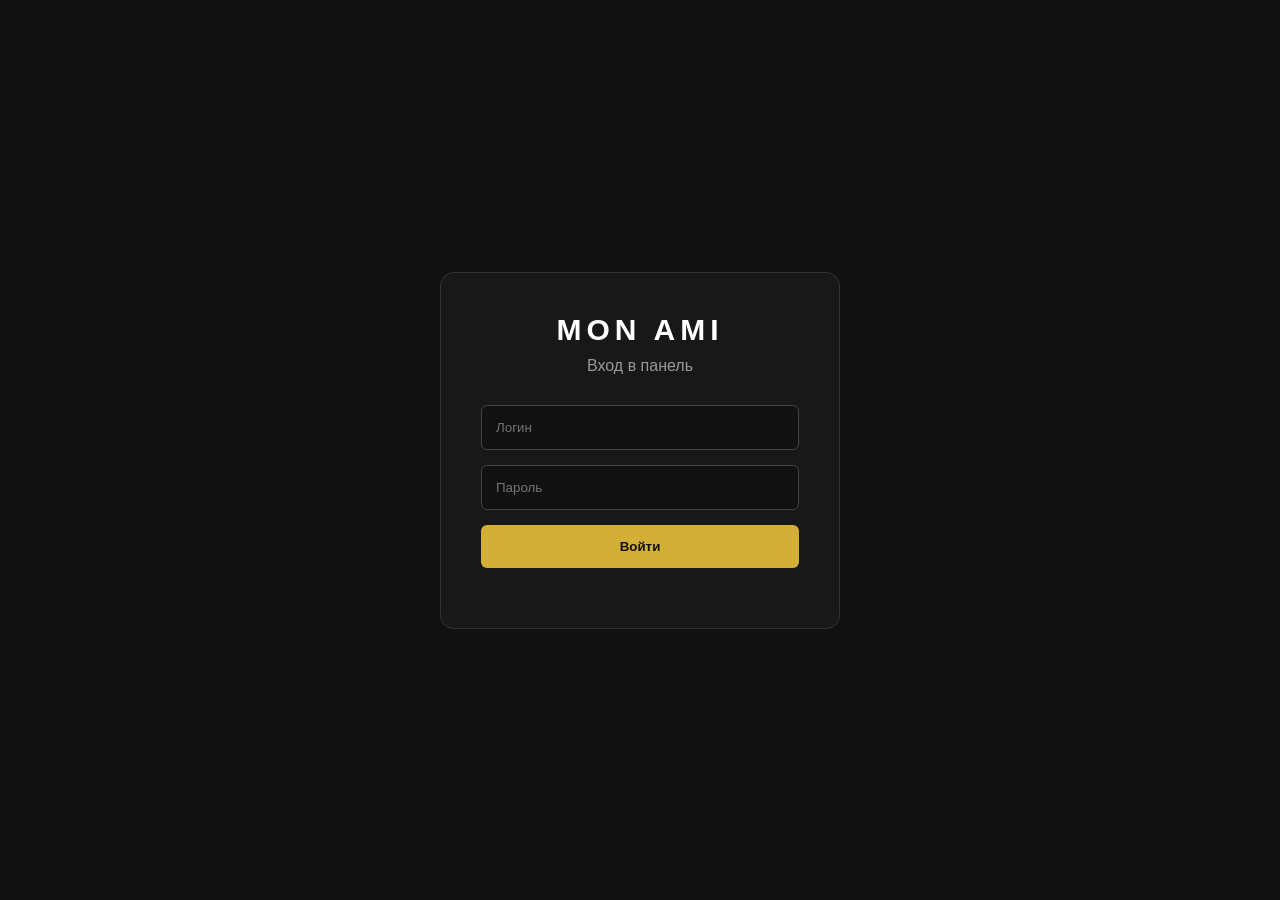
<file: admin/courier/admin.html>
<!doctype html>
<html lang="ru">
  <head>
    <meta charset="UTF-8" />

    <meta name="viewport" content="width=device-width, initial-scale=1.0" />

    <title>Mon Ami — Admin</title>

    <link rel="stylesheet" href="admin.css" />
  </head>

  <body>
    <header class="header">
      <div class="logo">
        <span>MON</span>
        <span>AMI</span>
      </div>

      <div class="header-right">
        <span class="admin-label">ADMIN PANEL</span>
      </div>
      <button id="logoutButton">Выйти</button>
    </header>

    <main class="container">
      <section class="welcome">
        <div>
          <p class="small-title">RESTAURANT MANAGEMENT</p>

          <h1>Добро пожаловать 👋</h1>

          <p class="subtitle">Управляйте заказами Mon Ami</p>
        </div>
      </section>

      <section class="stats">
        <div class="stat-card">
          <span class="stat-label"> ВСЕ ЗАКАЗЫ </span>

          <span class="stat-number" id="totalOrders"> 0 </span>
        </div>

        <div class="stat-card">
          <span class="stat-label"> НОВЫЕ </span>

          <span class="stat-number" id="newOrders"> 0 </span>
        </div>

        <div class="stat-card">
          <span class="stat-label"> В РАБОТЕ </span>

          <span class="stat-number" id="activeOrders"> 0 </span>
        </div>

        <div class="stat-card">
          <span class="stat-label"> ДОСТАВЛЕНО </span>

          <span class="stat-number" id="deliveredOrders"> 0 </span>
        </div>
      </section>

      <section class="orders-section">
        <div class="section-title">
          <h2>Заказы</h2>

          <button class="refresh-button" onclick="loadOrders()">
            ↻ Обновить
          </button>
        </div>

        <div id="orders" class="orders-grid"></div>
      </section>
    </main>

    <script src="admin.js"></script>
  </body>
</html>
</file>
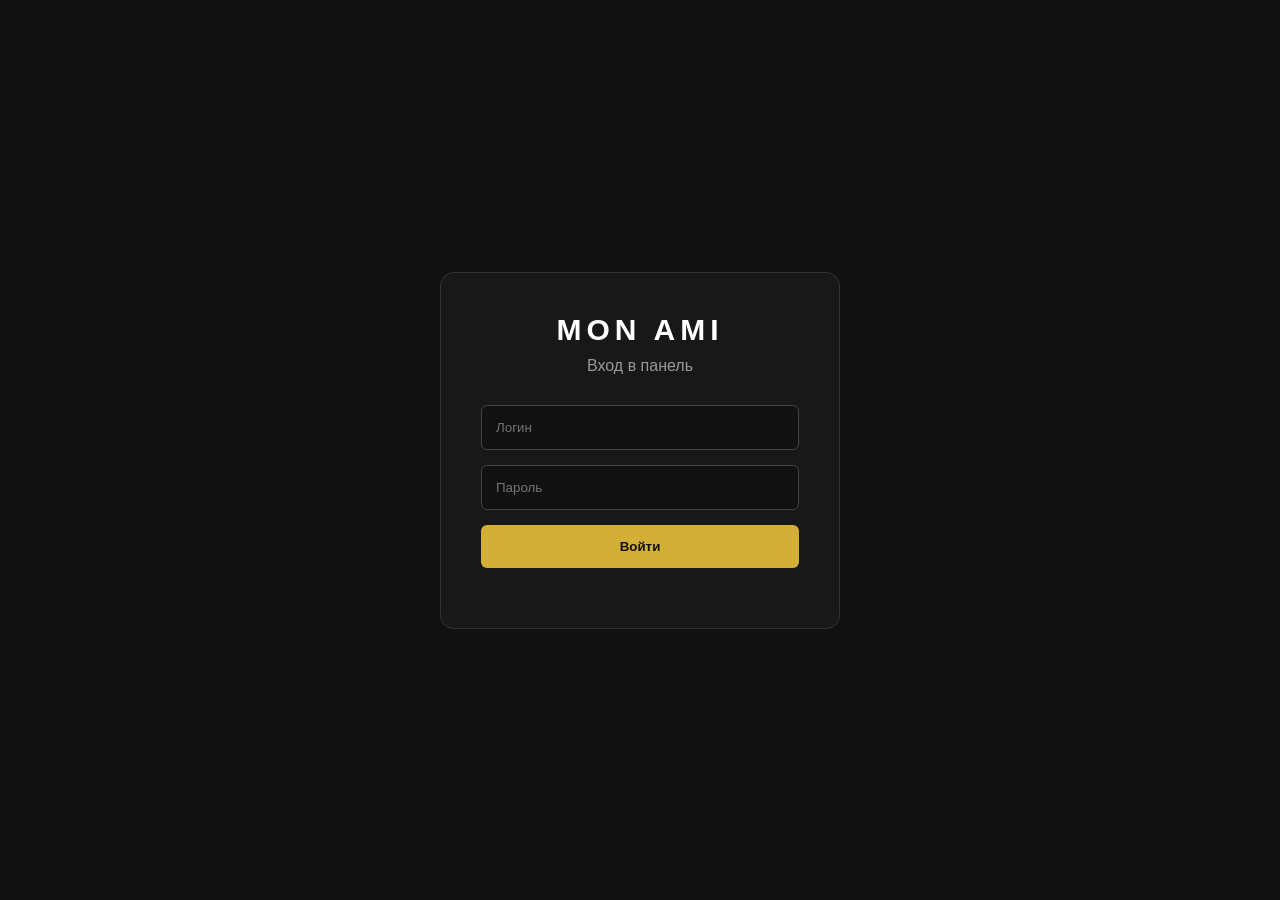
<file: admin/courier/courier.html>
<!doctype html>
<html lang="ru">
  <head>
    <meta charset="UTF-8" />

    <meta name="viewport" content="width=device-width, initial-scale=1.0" />

    <title>Mon Ami — Courier</title>

    <link rel="stylesheet" href="courier.css" />
  </head>

  <body>
    <header class="courier-header">
      <div>
        <h1>MON AMI</h1>
        <p>Панель курьера</p>
      </div>

      <button id="logoutButton">Выйти</button>
    </header>

    <main class="courier-main">
      <div class="courier-info">
        <h2>Мои заказы</h2>

        <button id="refreshButton" class="refresh-button">↻ Обновить</button>
      </div>

      <div id="orders">
        <div class="loading">Загрузка заказов...</div>
      </div>
    </main>

    <script src="courier.js"></script>
  </body>
</html>
</file>
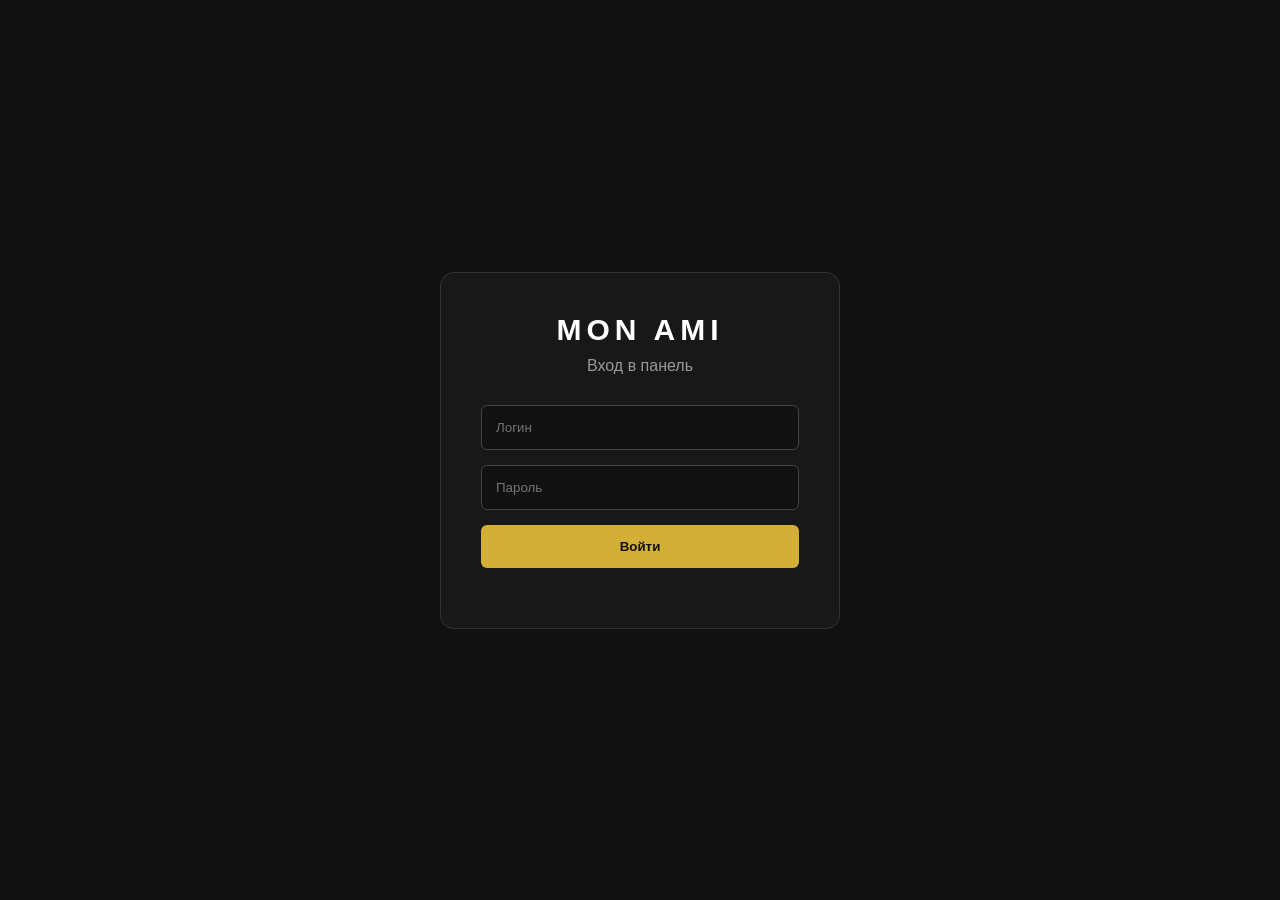
<file: admin/courier/login.html>
<!doctype html>
<html lang="ru">
  <head>
    <meta charset="UTF-8" />

    <meta name="viewport" content="width=device-width, initial-scale=1.0" />

    <title>Mon Ami — Вход</title>

    <link rel="stylesheet" href="login.css" />
  </head>

  <body>
    <div class="login-container">
      <div class="login-card">
        <h1>MON AMI</h1>

        <p class="subtitle">Вход в панель </p>

        <form id="loginForm">
          <input id="username" type="text" placeholder="Логин" required />

          <input id="password" type="password" placeholder="Пароль" required />

          <button type="submit">Войти</button>
        </form>

        <p id="error" class="error"></p>
      </div>
    </div>

    <script src="login.js"></script>
  </body>
</html>
</file>
<file: css/style.css>
*,
*::before,
*::after {
  box-sizing: border-box;
}

:root {
  --ink: #171412;
  --ink-soft: #4f4740;
  --muted: #81766c;
  --paper: #fffaf3;
  --paper-strong: #ffffff;
  --linen: #f3ece2;
  --line: rgba(23, 20, 18, 0.1);
  --line-strong: rgba(23, 20, 18, 0.18);
  --accent: #b14233;
  --accent-dark: #7f2d25;
  --sage: #71816d;
  --gold: #b8924b;
  --shadow: 0 24px 80px rgba(40, 29, 22, 0.14);
  --shadow-soft: 0 16px 46px rgba(40, 29, 22, 0.1);
  --radius: 8px;
  --radius-lg: 8px;
  --font-display: "Playfair Display", Georgia, serif;
  --font-body: "Manrope", Arial, sans-serif;
}

html {
  scroll-behavior: smooth;
  scroll-padding-top: 96px;
}

body {
  min-width: 320px;
  margin: 0;
  overflow-x: hidden;
  background: var(--paper);
  color: var(--ink);
  font-family: var(--font-body);
  line-height: 1.5;
  -webkit-font-smoothing: antialiased;
}

body.no-scroll {
  overflow: hidden;
}

img,
svg,
video {
  display: block;
}

img {
  max-width: 100%;
}

a {
  color: inherit;
  text-decoration: none;
}

button,
input,
textarea {
  font: inherit;
}

button {
  cursor: pointer;
}

:focus-visible {
  outline: 3px solid rgba(177, 66, 51, 0.35);
  outline-offset: 3px;
}

.site-loader {
  position: fixed;
  inset: 0;
  z-index: 80;
  display: grid;
  place-items: center;
  background: var(--ink);
  color: var(--paper);
  transition:
    opacity 0.45s ease,
    visibility 0.45s ease;
}

.site-loader.is-hidden {
  visibility: hidden;
  opacity: 0;
}

.loader-mark {
  font-family: var(--font-display);
  font-size: clamp(40px, 8vw, 88px);
  letter-spacing: 0.08em;
}

.loader-line {
  width: min(280px, 58vw);
  height: 2px;
  margin: 22px auto 0;
  overflow: hidden;
  background: rgba(255, 250, 243, 0.18);
}

.loader-line span {
  display: block;
  width: 100%;
  height: 100%;
  background: var(--gold);
  animation: loaderSweep 1.2s ease both;
}

@keyframes loaderSweep {
  from {
    transform: translateX(-100%);
  }
  to {
    transform: translateX(0);
  }
}

.navbar {
  position: fixed;
  top: 16px;
  left: 50%;
  z-index: 50;
  display: grid;
  grid-template-columns: auto 1fr minmax(260px, 360px) auto;
  gap: 20px;
  align-items: center;
  width: min(1184px, calc(100% - 32px));
  min-height: 72px;
  padding: 10px 12px 10px 18px;
  border: 1px solid rgba(255, 255, 255, 0.34);
  border-radius: 999px;
  background: rgba(255, 250, 243, 0.72);
  box-shadow: 0 18px 70px rgba(20, 16, 12, 0.12);
  backdrop-filter: blur(22px);
  transform: translateX(-50%);
  transition:
    background 0.25s ease,
    box-shadow 0.25s ease,
    border-color 0.25s ease,
    top 0.25s ease;
}

.navbar.is-scrolled {
  top: 10px;
  border-color: var(--line);
  background: rgba(255, 250, 243, 0.9);
  box-shadow: 0 12px 42px rgba(20, 16, 12, 0.14);
}

.brand {
  display: inline-flex;
  gap: 12px;
  align-items: center;
  min-width: max-content;
}

.brand-mark {
  display: grid;
  width: 42px;
  height: 42px;
  place-items: center;
  border-radius: 50%;
  background: var(--ink);
  color: var(--paper);
  font-family: var(--font-display);
  font-size: 15px;
  font-weight: 700;
}

.brand-copy {
  display: grid;
  gap: 0;
}

.brand-copy strong {
  font-family: var(--font-display);
  font-size: 22px;
  line-height: 1;
}

.brand-copy small {
  color: var(--muted);
  font-size: 11px;
  font-weight: 700;
  letter-spacing: 0.14em;
  text-transform: uppercase;
}

.nav-links {
  display: flex;
  gap: 22px;
  align-items: center;
  justify-content: center;
  color: var(--ink-soft);
  font-size: 13px;
  font-weight: 800;
}

.nav-links a {
  padding: 12px 0;
  transition: color 0.2s ease;
}

.nav-links a:hover {
  color: var(--accent);
}

.nav-search,
.menu-search {
  display: flex;
  align-items: center;
  gap: 10px;
  height: 48px;
  padding: 0 16px;
  border: 1px solid var(--line);
  border-radius: 999px;
  background: rgba(255, 255, 255, 0.76);
}

.nav-search svg,
.menu-search svg,
.cart-pill svg,
.icon-button svg,
.product-action svg {
  width: 20px;
  height: 20px;
  fill: none;
  stroke: currentColor;
  stroke-linecap: round;
  stroke-linejoin: round;
  stroke-width: 1.8;
}

.nav-search input,
.menu-search input {
  width: 100%;
  min-width: 0;
  border: 0;
  outline: 0;
  background: transparent;
  color: var(--ink);
}

.nav-search input::placeholder,
.menu-search input::placeholder {
  color: var(--muted);
}

.nav-actions {
  display: flex;
  gap: 8px;
  align-items: center;
}

.icon-button,
.cart-pill,
.primary-button,
.secondary-button,
.category-chip,
.product-action,
.quantity-button {
  border: 0;
  transition:
    transform 0.2s ease,
    box-shadow 0.2s ease,
    background 0.2s ease,
    color 0.2s ease,
    border-color 0.2s ease;
}

.icon-button {
  display: grid;
  width: 48px;
  height: 48px;
  place-items: center;
  border: 1px solid var(--line);
  border-radius: 50%;
  background: rgba(255, 255, 255, 0.72);
  color: var(--ink);
}

.icon-button:hover,
.cart-pill:hover,
.primary-button:hover,
.secondary-button:hover,
.category-chip:hover,
.quantity-button:hover {
  transform: translateY(-1px);
}

.mobile-menu-button {
  display: none;
}

.cart-pill {
  display: inline-flex;
  gap: 10px;
  align-items: center;
  min-height: 48px;
  padding: 0 10px 0 18px;
  border-radius: 999px;
  background: var(--ink);
  color: var(--paper);
  font-weight: 800;
}

.cart-pill strong {
  display: grid;
  min-width: 30px;
  height: 30px;
  place-items: center;
  border-radius: 50%;
  background: var(--accent);
  color: #fff;
  font-size: 13px;
}

.cart-pill.is-pulsing {
  animation: cartPulse 0.42s ease;
}

@keyframes cartPulse {
  0% {
    transform: scale(1);
  }
  45% {
    transform: scale(1.06);
  }
  100% {
    transform: scale(1);
  }
}

.mobile-panel {
  position: fixed;
  top: 96px;
  left: 50%;
  z-index: 45;
  display: none;
  width: min(420px, calc(100% - 32px));
  padding: 16px;
  border: 1px solid var(--line);
  border-radius: var(--radius);
  background: rgba(255, 250, 243, 0.96);
  box-shadow: var(--shadow);
  transform: translateX(-50%);
}

.mobile-panel.is-open {
  display: grid;
}

.mobile-panel a {
  padding: 14px;
  border-radius: var(--radius);
  font-weight: 800;
}

.mobile-panel a:hover {
  background: var(--linen);
}

.hero {
  position: relative;
  display: grid;
  min-height: 92svh;
  padding: 148px max(24px, calc((100vw - 1184px) / 2)) 72px;
  overflow: hidden;
  color: var(--paper);
}

.hero::after {
  position: absolute;
  inset: auto 0 0;
  height: 34%;
  content: "";
  background: linear-gradient(to bottom, rgba(255, 250, 243, 0), var(--paper));
  pointer-events: none;
}

.hero-media {
  position: absolute;
  inset: 0;
  background: #1d1714;
}

.hero-media::after {
  position: absolute;
  inset: 0;
  content: "";
  background:
    linear-gradient(
      90deg,
      rgba(18, 14, 11, 0.78),
      rgba(18, 14, 11, 0.34) 52%,
      rgba(18, 14, 11, 0.62)
    ),
    linear-gradient(180deg, rgba(18, 14, 11, 0.46), rgba(18, 14, 11, 0.4));
}

.hero-media video {
  width: 100%;
  height: 100%;
  object-fit: cover;
}

.hero-content {
  position: relative;
  z-index: 1;
  align-self: center;
  max-width: 760px;
}

.eyebrow {
  margin: 0 0 14px;
  color: var(--accent);
  font-size: 12px;
  font-weight: 900;
  letter-spacing: 0.18em;
  text-transform: uppercase;
}

.hero .eyebrow {
  color: #f4c068;
}

h1,
h2,
h3,
p {
  margin-top: 0;
}

h1,
h2 {
  font-family: var(--font-display);
  letter-spacing: 0;
}

h1 {
  margin-bottom: 24px;
  font-size: clamp(64px, 11vw, 150px);
  line-height: 0.88;
}

h2 {
  max-width: 760px;
  margin-bottom: 0;
  font-size: clamp(34px, 6vw, 74px);
  line-height: 0.98;
}

h3 {
  font-size: 20px;
  line-height: 1.15;
}

.hero-lead {
  max-width: 620px;
  margin-bottom: 32px;
  color: rgba(255, 250, 243, 0.82);
  font-size: clamp(18px, 2vw, 24px);
}

.hero-actions {
  display: flex;
  flex-wrap: wrap;
  gap: 12px;
}

.primary-button,
.secondary-button {
  display: inline-flex;
  align-items: center;
  justify-content: center;
  min-height: 52px;
  padding: 0 24px;
  border-radius: 999px;
  font-weight: 900;
}

.primary-button {
  background: var(--accent);
  color: #fff;
  box-shadow: 0 18px 40px rgba(177, 66, 51, 0.28);
}

.primary-button:hover {
  background: var(--accent-dark);
  box-shadow: 0 20px 46px rgba(177, 66, 51, 0.34);
}

.secondary-button {
  border: 1px solid var(--line-strong);
  background: rgba(255, 255, 255, 0.72);
  color: var(--ink);
}

.hero .secondary-button {
  border-color: rgba(255, 250, 243, 0.34);
  background: rgba(255, 250, 243, 0.12);
  color: var(--paper);
  backdrop-filter: blur(16px);
}

.hero-card {
  position: absolute;
  right: max(24px, calc((100vw - 1184px) / 2));
  bottom: 84px;
  z-index: 2;
  display: grid;
  gap: 3px;
  width: min(330px, calc(100% - 48px));
  padding: 22px;
  border: 1px solid rgba(255, 250, 243, 0.2);
  border-radius: var(--radius-lg);
  background: rgba(255, 250, 243, 0.14);
  box-shadow: 0 24px 70px rgba(0, 0, 0, 0.26);
  backdrop-filter: blur(20px);
}

.hero-card span,
.hero-card small {
  color: rgba(255, 250, 243, 0.72);
}

.hero-card strong {
  font-size: 22px;
}

.quick-stats {
  position: relative;
  z-index: 3;
  display: grid;
  grid-template-columns: repeat(3, 1fr);
  gap: 1px;
  width: min(1184px, calc(100% - 32px));
  margin: -38px auto 0;
  overflow: hidden;
  border: 1px solid var(--line);
  border-radius: var(--radius-lg);
  background: var(--line);
  box-shadow: var(--shadow-soft);
}

.quick-stats div {
  display: grid;
  gap: 4px;
  min-height: 118px;
  padding: 24px;
  background: rgba(255, 255, 255, 0.88);
}

.quick-stats strong {
  font-family: var(--font-display);
  font-size: 42px;
  line-height: 1;
}

.quick-stats span {
  color: var(--muted);
  font-weight: 800;
}

.feature-band,
.menu-section,
.checkout-preview {
  width: min(1184px, calc(100% - 32px));
  margin: 0 auto;
  padding: 104px 0 0;
}

.section-heading,
.menu-head,
.checkout-preview {
  display: grid;
  gap: 24px;
}

.featured-row {
  display: grid;
  grid-template-columns: repeat(4, minmax(0, 1fr));
  gap: 16px;
  margin-top: 32px;
}

.featured-card {
  position: relative;
  min-height: 340px;
  overflow: hidden;
  border: 0;
  border-radius: var(--radius-lg);
  background: var(--ink);
  color: #fff;
  cursor: pointer;
  text-align: left;
  box-shadow: var(--shadow-soft);
  isolation: isolate;
}

.featured-card img {
  width: 100%;
  height: 100%;
  min-height: 340px;
  object-fit: cover;
  transition: transform 0.5s ease;
}

.featured-card:hover img {
  transform: scale(1.05);
}

.featured-card::after {
  position: absolute;
  inset: 0;
  z-index: 1;
  content: "";
  background: linear-gradient(
    to top,
    rgba(20, 15, 12, 0.82),
    rgba(20, 15, 12, 0.08) 58%
  );
}

.featured-card div {
  position: absolute;
  inset: auto 18px 18px;
  z-index: 2;
}

.featured-card span {
  display: inline-flex;
  margin-bottom: 8px;
  color: #f4c068;
  font-size: 12px;
  font-weight: 900;
}

.featured-card h3 {
  margin-bottom: 8px;
}

.featured-card p {
  margin: 0;
  color: rgba(255, 255, 255, 0.78);
  font-size: 14px;
}

.menu-head {
  grid-template-columns: minmax(0, 1fr) minmax(280px, 440px);
  align-items: end;
  margin-bottom: 26px;
}

.menu-tools {
  display: grid;
  gap: 10px;
}

.category-strip {
  position: sticky;
  top: 96px;
  z-index: 10;
  display: flex;
  gap: 10px;
  padding: 10px 0 14px;
  margin-bottom: 12px;
  overflow-x: auto;
  background: linear-gradient(var(--paper) 72%, rgba(255, 250, 243, 0));
  scrollbar-width: none;
}

.category-strip::-webkit-scrollbar {
  display: none;
}

.category-chip {
  flex: 0 0 auto;
  min-height: 42px;
  padding: 0 16px;
  border: 1px solid var(--line);
  border-radius: 999px;
  background: #fff;
  color: var(--ink-soft);
  font-weight: 900;
  white-space: nowrap;
}

.category-chip.is-active {
  border-color: var(--ink);
  background: var(--ink);
  color: var(--paper);
  box-shadow: 0 12px 28px rgba(23, 20, 18, 0.16);
}

.results-line {
  min-height: 28px;
  margin-bottom: 14px;
  color: var(--muted);
  font-size: 14px;
  font-weight: 800;
}

.products-grid {
  display: grid;
  grid-template-columns: repeat(4, minmax(0, 1fr));
  gap: 18px;
}

.product-card {
  position: relative;
  display: flex;
  min-height: 456px;
  overflow: hidden;
  border: 1px solid var(--line);
  border-radius: var(--radius-lg);
  background: var(--paper-strong);
  box-shadow: 0 10px 26px rgba(40, 29, 22, 0.07);
  transition:
    transform 0.25s ease,
    box-shadow 0.25s ease,
    border-color 0.25s ease;
}

.product-card:hover {
  border-color: rgba(177, 66, 51, 0.22);
  box-shadow: var(--shadow-soft);
  transform: translateY(-4px);
}

.product-card-inner {
  display: grid;
  width: 100%;
  grid-template-rows: 214px 1fr;
}

.product-media {
  position: relative;
  width: 100%;
  border: 0;
  padding: 0;
  overflow: hidden;
  background: var(--linen);
  color: inherit;
  text-align: left;
}

.product-media img {
  width: 100%;
  height: 100%;
  object-fit: cover;
  transition: transform 0.45s ease;
}

.product-card:hover .product-media img {
  transform: scale(1.05);
}

.badge-row {
  position: absolute;
  top: 12px;
  left: 12px;
  right: 12px;
  display: flex;
  gap: 8px;
  align-items: flex-start;
  justify-content: space-between;
  pointer-events: none;
}

.badge-stack {
  display: flex;
  flex-wrap: wrap;
  gap: 6px;
}

.badge {
  display: inline-flex;
  align-items: center;
  min-height: 28px;
  padding: 0 10px;
  border-radius: 999px;
  background: rgba(255, 250, 243, 0.88);
  color: var(--ink);
  font-size: 11px;
  font-weight: 900;
  backdrop-filter: blur(12px);
}

.badge.available {
  color: #22543d;
}

.badge.unavailable {
  color: var(--accent-dark);
}

.favorite-button {
  position: absolute;
  top: 12px;
  right: 12px;
  z-index: 3;
  pointer-events: auto;
}

.product-body {
  display: grid;
  grid-template-rows: auto auto 1fr auto;
  gap: 10px;
  padding: 18px;
}

.product-kicker {
  color: var(--accent);
  font-size: 12px;
  font-weight: 900;
}

.product-title {
  margin: 0;
  color: var(--ink);
  font-size: 20px;
  line-height: 1.18;
}

.product-title-button {
  width: 100%;
  border: 0;
  padding: 0;
  background: transparent;
  color: inherit;
  text-align: left;
}

.product-title-button:hover .product-title {
  color: var(--accent);
}

.product-description {
  display: -webkit-box;
  min-height: 63px;
  margin: 0;
  overflow: hidden;
  color: var(--muted);
  font-size: 14px;
  -webkit-box-orient: vertical;
  -webkit-line-clamp: 3;
}

.product-meta {
  display: flex;
  gap: 8px;
  align-items: center;
  justify-content: space-between;
}

.product-price {
  font-size: 20px;
  font-weight: 900;
}

.product-weight {
  color: var(--muted);
  font-size: 13px;
  font-weight: 800;
}

.product-actions {
  display: flex;
  gap: 8px;
  align-items: center;
}

.product-action {
  display: grid;
  width: 42px;
  height: 42px;
  place-items: center;
  border-radius: 50%;
  background: var(--linen);
  color: var(--ink);
}

.product-action:hover,
.favorite-button.is-active {
  background: var(--accent);
  color: #fff;
}

.product-action.add {
  background: var(--ink);
  color: var(--paper);
}

.product-action.add:hover {
  background: var(--accent);
}

.product-action:disabled {
  cursor: not-allowed;
  opacity: 0.55;
}

.card-quantity {
  box-shadow: inset 0 0 0 1px var(--line);
}

.skeleton-card {
  min-height: 456px;
  border-radius: var(--radius-lg);
  background: linear-gradient(100deg, #eee4d9 0%, #fffaf3 45%, #eee4d9 90%);
  background-size: 220% 100%;
  animation: skeleton 1.3s ease infinite;
}

@keyframes skeleton {
  to {
    background-position-x: -220%;
  }
}

.empty-state {
  grid-column: 1 / -1;
  display: grid;
  min-height: 260px;
  place-items: center;
  border: 1px dashed var(--line-strong);
  border-radius: var(--radius-lg);
  color: var(--muted);
  text-align: center;
}

.checkout-preview {
  grid-template-columns: minmax(0, 0.78fr) minmax(360px, 0.92fr);
  align-items: start;
  padding-bottom: 112px;
}

.checkout-copy p:not(.eyebrow) {
  max-width: 560px;
  color: var(--muted);
  font-size: 18px;
}

.checkout-card {
  display: grid;
  gap: 16px;
  padding: 24px;
  border: 1px solid var(--line);
  border-radius: var(--radius-lg);
  background: #fff;
  box-shadow: var(--shadow-soft);
}

.checkout-stack {
  display: grid;
  gap: 16px;
}

.form-row {
  display: grid;
  grid-template-columns: repeat(2, minmax(0, 1fr));
  gap: 12px;
}

.checkout-card label {
  display: grid;
  gap: 8px;
  color: var(--ink-soft);
  font-size: 13px;
  font-weight: 900;
}

.checkout-card label[hidden],
.checkout-card .delivery-field[hidden] {
  display: none;
}

.checkout-card input,
.checkout-card textarea {
  width: 100%;
  min-height: 48px;
  padding: 12px 14px;
  border: 1px solid var(--line);
  border-radius: var(--radius);
  background: var(--paper);
  color: var(--ink);
  outline: 0;
}

.checkout-card input:focus,
.checkout-card textarea:focus {
  border-color: rgba(177, 66, 51, 0.48);
  box-shadow: 0 0 0 4px rgba(177, 66, 51, 0.1);
}

.checkout-card input[aria-invalid="true"],
.checkout-card textarea[aria-invalid="true"] {
  border-color: var(--accent);
  box-shadow: 0 0 0 4px rgba(177, 66, 51, 0.1);
}

.checkout-card textarea {
  resize: vertical;
}

.checkout-card fieldset {
  display: flex;
  flex-wrap: wrap;
  gap: 10px;
  padding: 0;
  border: 0;
  margin: 0;
}

.checkout-card legend {
  width: 100%;
  margin-bottom: 2px;
  color: var(--ink-soft);
  font-size: 13px;
  font-weight: 900;
}

.checkout-card fieldset label {
  display: inline-flex;
  flex: 1 1 120px;
  align-items: center;
  justify-content: center;
  min-height: 44px;
  padding: 0 12px;
  border: 1px solid var(--line);
  border-radius: 999px;
  background: var(--paper);
}

.checkout-card input[type="radio"] {
  width: auto;
  min-height: 0;
  margin: 0;
  accent-color: var(--accent);
}

.form-note {
  min-height: 22px;
  margin: 0;
  color: var(--sage);
  font-weight: 900;
}

.field-error {
  min-height: 16px;
  color: var(--accent);
  font-size: 12px;
  font-weight: 900;
}

.checkout-summary {
  position: sticky;
  top: 104px;
  display: grid;
  gap: 16px;
  padding: 20px;
  border: 1px solid var(--line);
  border-radius: var(--radius-lg);
  background: #fff;
  box-shadow: var(--shadow-soft);
}

.summary-heading {
  display: flex;
  gap: 12px;
  align-items: center;
  justify-content: space-between;
}

.summary-heading span,
.checkout-summary p {
  color: var(--muted);
  font-weight: 900;
}

.summary-heading strong {
  font-family: var(--font-display);
  font-size: 28px;
}

.summary-lines {
  display: grid;
  gap: 10px;
}

.summary-lines div {
  display: flex;
  align-items: center;
  justify-content: space-between;
  color: var(--muted);
  font-weight: 900;
}

.summary-lines strong {
  color: var(--ink);
}

.summary-lines .total-row {
  padding-top: 12px;
  border-top: 1px solid var(--line);
  color: var(--ink);
  font-size: 20px;
}

.success-section {
  width: min(1184px, calc(100% - 32px));
  margin: 0 auto;
  padding: 0 0 96px;
}

.success-card {
  display: grid;
  gap: 20px;
  padding: 32px;
  border: 1px solid rgba(113, 129, 109, 0.28);
  border-radius: var(--radius-lg);
  background: linear-gradient(135deg, #fff, #f6f2e8);
  box-shadow: var(--shadow-soft);
}

.success-mark {
  display: grid;
  width: 56px;
  height: 56px;
  place-items: center;
  border-radius: 50%;
  background: var(--sage);
  color: #fff;
  font-size: 28px;
  font-weight: 900;
}

.success-details {
  display: grid;
  grid-template-columns: repeat(3, minmax(0, 1fr));
  gap: 1px;
  overflow: hidden;
  border: 1px solid var(--line);
  border-radius: var(--radius);
  background: var(--line);
}

.success-details div {
  display: grid;
  gap: 6px;
  padding: 16px;
  background: #fff;
}

.success-details span {
  color: var(--muted);
  font-size: 12px;
  font-weight: 900;
}

.footer {
  display: flex;
  gap: 24px;
  align-items: center;
  justify-content: space-between;
  width: min(1184px, calc(100% - 32px));
  margin: 0 auto;
  padding: 36px 0 52px;
  border-top: 1px solid var(--line);
  color: var(--muted);
}

.footer strong {
  color: var(--ink);
  font-family: var(--font-display);
  font-size: 30px;
}

.footer p {
  margin: 6px 0 0;
}

.footer-links {
  display: flex;
  flex-wrap: wrap;
  gap: 18px;
  color: var(--ink-soft);
  font-weight: 900;
}

.cart-drawer {
  position: fixed;
  top: 0;
  right: 0;
  z-index: 70;
  display: grid;
  width: min(440px, 100%);
  height: 100dvh;
  grid-template-rows: auto 1fr auto;
  border-left: 1px solid var(--line);
  background: rgba(255, 250, 243, 0.96);
  box-shadow: -28px 0 80px rgba(23, 20, 18, 0.18);
  transform: translateX(105%);
  transition: transform 0.34s ease;
}

.cart-drawer.is-open {
  transform: translateX(0);
}

.cart-header {
  display: flex;
  align-items: center;
  justify-content: space-between;
  padding: 24px;
  border-bottom: 1px solid var(--line);
}

.cart-header span {
  color: var(--muted);
  font-size: 13px;
  font-weight: 900;
}

.cart-header strong {
  display: block;
  margin-top: 2px;
  font-family: var(--font-display);
  font-size: 30px;
}

.cart-items {
  display: grid;
  align-content: start;
  gap: 14px;
  padding: 18px;
  overflow-y: auto;
}

.cart-empty {
  display: grid;
  min-height: 240px;
  place-items: center;
  color: var(--muted);
  text-align: center;
}

.cart-item {
  display: grid;
  grid-template-columns: 72px minmax(0, 1fr);
  gap: 12px;
  padding: 10px;
  border: 1px solid var(--line);
  border-radius: var(--radius);
  background: #fff;
}

.cart-item img {
  width: 72px;
  height: 72px;
  border-radius: 6px;
  object-fit: cover;
}

.cart-item-main {
  display: grid;
  gap: 8px;
}

.cart-item-top {
  display: flex;
  gap: 8px;
  align-items: start;
  justify-content: space-between;
}

.cart-item h4 {
  margin: 0;
  font-size: 15px;
  line-height: 1.25;
}

.cart-item small {
  color: var(--muted);
  font-weight: 800;
}

.cart-item-bottom {
  display: flex;
  gap: 10px;
  align-items: center;
  justify-content: space-between;
}

.quantity-control {
  display: inline-flex;
  gap: 4px;
  align-items: center;
  padding: 4px;
  border-radius: 999px;
  background: var(--linen);
}

.quantity-button {
  display: grid;
  width: 30px;
  height: 30px;
  place-items: center;
  border: 0;
  border-radius: 50%;
  background: #fff;
  color: var(--ink);
  font-weight: 900;
}

.quantity-control span {
  min-width: 24px;
  text-align: center;
  font-weight: 900;
}

.remove-button {
  border: 0;
  background: transparent;
  color: var(--muted);
  font-weight: 900;
}

.cart-summary {
  position: sticky;
  bottom: 0;
  display: grid;
  gap: 12px;
  padding: 18px 24px 24px;
  border-top: 1px solid var(--line);
  background: #fff;
}

.cart-eta {
  padding: 12px;
  border-radius: var(--radius);
  background: var(--paper);
}

.promo-field {
  display: grid;
  gap: 8px;
  color: var(--muted);
  font-weight: 900;
}

.promo-control {
  display: flex;
  gap: 8px;
}

.promo-control input {
  width: 100%;
  min-height: 44px;
  padding: 0 12px;
  border: 1px solid var(--line);
  border-radius: var(--radius);
  background: var(--paper);
  color: var(--ink);
  outline: 0;
}

.promo-control button {
  min-width: 54px;
  border: 0;
  border-radius: var(--radius);
  background: var(--ink);
  color: var(--paper);
  font-weight: 900;
}

.cart-summary div {
  display: flex;
  align-items: center;
  justify-content: space-between;
  color: var(--muted);
  font-weight: 900;
}

.cart-summary strong {
  color: var(--ink);
}

.cart-summary .total-row {
  padding-top: 10px;
  border-top: 1px solid var(--line);
  color: var(--ink);
  font-size: 20px;
}

.scrim {
  position: fixed;
  inset: 0;
  z-index: 60;
  background: rgba(23, 20, 18, 0.46);
  backdrop-filter: blur(5px);
}

.product-dialog {
  width: min(900px, calc(100% - 32px));
  padding: 0;
  overflow: hidden;
  border: 0;
  border-radius: var(--radius-lg);
  background: #fff;
  box-shadow: var(--shadow);
}

.product-dialog::backdrop {
  background: rgba(23, 20, 18, 0.52);
  backdrop-filter: blur(5px);
}

.dialog-close {
  position: absolute;
  top: 14px;
  right: 14px;
  z-index: 2;
  background: rgba(255, 255, 255, 0.82);
}

.dialog-grid {
  display: grid;
  grid-template-columns: minmax(0, 1fr) minmax(320px, 0.9fr);
}

.dialog-media {
  min-height: 520px;
  background: var(--linen);
}

.dialog-media img {
  width: 100%;
  height: 100%;
  object-fit: cover;
}

.dialog-body {
  display: grid;
  align-content: center;
  gap: 18px;
  padding: 42px;
}

.dialog-body h2 {
  font-size: clamp(34px, 5vw, 58px);
}

.dialog-description {
  color: var(--muted);
  font-size: 17px;
}

.dialog-meta {
  display: flex;
  flex-wrap: wrap;
  gap: 8px;
}

.dialog-meta span {
  display: inline-flex;
  min-height: 36px;
  align-items: center;
  padding: 0 12px;
  border-radius: 999px;
  background: var(--linen);
  color: var(--ink-soft);
  font-weight: 900;
}

.dialog-order-row {
  display: flex;
  gap: 12px;
  align-items: center;
  justify-content: space-between;
  margin-top: 8px;
}

.dialog-price {
  font-size: 30px;
  font-weight: 900;
}

.ingredient-list {
  display: flex;
  flex-wrap: wrap;
  gap: 8px;
}

.ingredient-list span {
  display: inline-flex;
  min-height: 32px;
  align-items: center;
  padding: 0 10px;
  border-radius: 999px;
  background: rgba(177, 66, 51, 0.08);
  color: var(--accent-dark);
  font-size: 12px;
  font-weight: 900;
}

.related-block {
  display: grid;
  gap: 10px;
  margin-top: 8px;
}

.related-list {
  display: grid;
  grid-template-columns: repeat(3, minmax(0, 1fr));
  gap: 8px;
}

.related-dish {
  display: grid;
  gap: 8px;
  min-width: 0;
  border: 1px solid var(--line);
  border-radius: var(--radius);
  padding: 8px;
  background: var(--paper);
  color: var(--ink);
  text-align: left;
}

.related-dish img {
  width: 100%;
  aspect-ratio: 1;
  border-radius: 6px;
  object-fit: cover;
}

.related-dish span {
  overflow: hidden;
  color: var(--ink-soft);
  font-size: 12px;
  font-weight: 900;
  text-overflow: ellipsis;
  white-space: nowrap;
}

.related-dish strong {
  font-size: 12px;
}

.toast {
  position: fixed;
  top: 104px;
  right: 24px;
  z-index: 90;
  display: grid;
  grid-template-columns: auto minmax(0, 1fr) auto;
  gap: 12px;
  align-items: center;
  width: min(420px, calc(100% - 32px));
  padding: 14px;
  border: 1px solid rgba(255, 255, 255, 0.3);
  border-radius: var(--radius);
  background: var(--ink);
  color: var(--paper);
  font-weight: 900;
  opacity: 0;
  pointer-events: none;
  box-shadow: var(--shadow);
  transform: translateY(-10px);
  transition:
    opacity 0.25s ease,
    transform 0.25s ease;
}

.toast.is-visible {
  opacity: 1;
  pointer-events: auto;
  transform: translateY(0);
}

.toast-icon {
  display: grid;
  width: 34px;
  height: 34px;
  place-items: center;
  border-radius: 50%;
  background: var(--sage);
  color: #fff;
}

.toast-error .toast-icon {
  background: var(--accent);
}

.toast-copy {
  display: grid;
  min-width: 0;
  gap: 2px;
}

.toast-copy strong,
.toast-copy small {
  overflow: hidden;
  text-overflow: ellipsis;
  white-space: nowrap;
}

.toast-copy small {
  color: rgba(255, 250, 243, 0.72);
}

.toast button {
  min-height: 34px;
  border: 1px solid rgba(255, 250, 243, 0.24);
  border-radius: 999px;
  padding: 0 12px;
  background: rgba(255, 250, 243, 0.1);
  color: var(--paper);
  font-weight: 900;
}

.reveal {
  opacity: 0;
  transform: translateY(24px);
  transition:
    opacity 0.7s ease,
    transform 0.7s ease;
}

.reveal.is-visible {
  opacity: 1;
  transform: translateY(0);
}

@media (max-width: 1100px) {
  .navbar {
    grid-template-columns: auto 1fr auto;
  }

  .nav-links {
    display: none;
  }

  .mobile-menu-button {
    display: grid;
  }

  .products-grid,
  .featured-row {
    grid-template-columns: repeat(3, minmax(0, 1fr));
  }

  .hero-card {
    position: relative;
    right: auto;
    bottom: auto;
    width: min(360px, 100%);
    margin-top: 40px;
  }
}

@media (max-width: 820px) {
  .navbar {
    grid-template-columns: auto auto;
    width: calc(100% - 20px);
    min-height: 64px;
    padding: 8px;
  }

  .brand-copy small,
  .cart-pill span,
  .nav-search {
    display: none;
  }

  .brand-mark {
    width: 40px;
    height: 40px;
  }

  .brand-copy strong {
    font-size: 20px;
  }

  .nav-actions {
    justify-content: end;
  }

  .hero {
    min-height: 88svh;
    padding: 120px 20px 54px;
  }

  .hero-lead {
    font-size: 18px;
  }

  .quick-stats {
    grid-template-columns: 1fr;
    margin-top: -20px;
  }

  .quick-stats div {
    min-height: 88px;
  }

  .feature-band,
  .menu-section,
  .checkout-preview {
    width: min(100% - 24px, 1184px);
    padding-top: 72px;
  }

  .menu-head,
  .checkout-preview {
    grid-template-columns: 1fr;
  }

  .checkout-summary {
    position: static;
  }

  .category-strip {
    top: 78px;
  }

  .products-grid,
  .featured-row {
    grid-template-columns: repeat(2, minmax(0, 1fr));
    gap: 12px;
  }

  .product-card {
    min-height: 420px;
  }

  .product-card-inner {
    grid-template-rows: 180px 1fr;
  }

  .product-body {
    padding: 14px;
  }

  .product-title {
    font-size: 18px;
  }

  .checkout-preview {
    padding-bottom: 80px;
  }

  .footer {
    flex-direction: column;
    align-items: flex-start;
    width: calc(100% - 24px);
  }

  .cart-drawer {
    top: auto;
    bottom: 0;
    width: 100%;
    height: min(88dvh, 720px);
    border-top-left-radius: 24px;
    border-top-right-radius: 24px;
    transform: translateY(105%);
  }

  .cart-drawer.is-open {
    transform: translateY(0);
  }

  .dialog-grid {
    grid-template-columns: 1fr;
  }

  .dialog-media {
    min-height: 300px;
  }

  .dialog-body {
    padding: 28px;
  }

  .toast {
    top: auto;
    right: 12px;
    bottom: 18px;
    left: 12px;
    width: auto;
  }
}

@media (max-width: 560px) {
  h1 {
    font-size: 64px;
  }

  h2 {
    font-size: 38px;
  }

  .hero-actions,
  .dialog-order-row {
    align-items: stretch;
    flex-direction: column;
  }

  .primary-button,
  .secondary-button {
    width: 100%;
  }

  .products-grid,
  .featured-row {
    grid-template-columns: 1fr;
  }

  .product-card-inner {
    grid-template-rows: 220px 1fr;
  }

  .form-row {
    grid-template-columns: 1fr;
  }

  .checkout-card {
    padding: 16px;
  }

  .success-details,
  .related-list {
    grid-template-columns: 1fr;
  }

  .toast {
    grid-template-columns: auto minmax(0, 1fr);
  }

  .toast button {
    grid-column: 2;
    justify-self: start;
  }
}

@media (prefers-reduced-motion: reduce) {
  *,
  *::before,
  *::after {
    animation-duration: 0.01ms !important;
    scroll-behavior: auto !important;
    transition-duration: 0.01ms !important;
  }
}
/* =========================
   AUTH MODAL
========================= */

.auth-modal {
  position: fixed;
  inset: 0;
  z-index: 9999;

  display: none;
  align-items: center;
  justify-content: center;

  padding: 20px;
}

.auth-modal.is-open {
  display: flex;
}

.auth-modal-overlay {
  position: absolute;
  inset: 0;

  background: rgba(0, 0, 0, 0.75);

  backdrop-filter: blur(8px);
}

.auth-modal-content {
  position: relative;
  z-index: 1;

  width: 100%;
  max-width: 430px;

  padding: 42px 36px;

  border: 1px solid rgba(201, 169, 110, 0.25);
  border-radius: 20px;

  background: linear-gradient(145deg, #1b1a18, #111111);

  box-shadow: 0 30px 80px rgba(0, 0, 0, 0.6);

  animation: authModalShow 0.3s ease;
}

@keyframes authModalShow {
  from {
    opacity: 0;
    transform: translateY(20px) scale(0.97);
  }

  to {
    opacity: 1;
    transform: translateY(0) scale(1);
  }
}

.auth-modal-close {
  position: absolute;

  top: 15px;
  right: 18px;

  width: 36px;
  height: 36px;

  border: none;
  background: transparent;

  color: #888;

  font-size: 28px;
  line-height: 1;

  cursor: pointer;

  transition: color 0.25s ease;
}

.auth-modal-close:hover {
  color: #c9a96e;
}

.auth-modal-logo {
  margin-bottom: 18px;

  color: #c9a96e;

  font-size: 13px;
  font-weight: 600;

  letter-spacing: 4px;
}

.auth-modal-content h2 {
  margin: 0 0 10px;

  color: #ffffff;

  font-size: 30px;
  font-weight: 500;
}

.auth-modal-text {
  margin: 0 0 28px;

  color: #999;

  font-size: 14px;
  line-height: 1.6;
}

.auth-field {
  margin-bottom: 18px;
}

.auth-field label {
  display: block;

  margin-bottom: 8px;

  color: #bdbdbd;

  font-size: 12px;
}

.auth-field input {
  width: 100%;
  height: 48px;

  padding: 0 14px;

  box-sizing: border-box;

  border: 1px solid rgba(255, 255, 255, 0.12);
  border-radius: 10px;

  outline: none;

  background: rgba(255, 255, 255, 0.04);

  color: #ffffff;

  font-size: 14px;

  transition:
    border-color 0.25s ease,
    background 0.25s ease;
}

.auth-field input:focus {
  border-color: #c9a96e;

  background: rgba(255, 255, 255, 0.06);
}

.auth-field input::placeholder {
  color: #666;
}

.auth-submit {
  width: 100%;

  height: 50px;

  margin-top: 6px;

  border: 1px solid #c9a96e;
  border-radius: 10px;

  background: #c9a96e;

  color: #111111;

  font-size: 13px;
  font-weight: 600;

  cursor: pointer;

  transition:
    background 0.25s ease,
    transform 0.25s ease;
}

.auth-submit:hover {
  background: #d8ba82;

  transform: translateY(-1px);
}

.auth-submit:active {
  transform: translateY(0);
}

.auth-error {
  min-height: 18px;

  margin: 0 0 8px;

  color: #d77a7a;

  font-size: 13px;
}

@media (max-width: 500px) {
  .auth-modal-content {
    padding: 35px 24px;
  }

  .auth-modal-content h2 {
    font-size: 25px;
  }
}
/* ========================================
   MON AMI AI CHAT
======================================== */

.ai-section {
  padding: 100px 20px;
}

.ai-chat {
  width: min(1100px, 100%);
  margin: 0 auto;
  overflow: hidden;
  border: 1px solid rgba(255, 255, 255, 0.1);
  border-radius: 28px;
  background: #151412;
  box-shadow:
    0 30px 80px rgba(0, 0, 0, 0.35),
    0 0 0 1px rgba(255, 255, 255, 0.02);
}

/* HEADER */

.ai-chat-header {
  display: flex;
  align-items: center;
  gap: 14px;
  padding: 22px 26px;
  border-bottom: 1px solid rgba(255, 255, 255, 0.08);
  background: rgba(255, 255, 255, 0.025);
}

.ai-avatar,
.ai-mini-avatar {
  display: flex;
  align-items: center;
  justify-content: center;
  flex-shrink: 0;
  border-radius: 50%;
  background: #e8dcc5;
  color: #171513;
}

.ai-avatar {
  width: 46px;
  height: 46px;
  font-size: 20px;
}

.ai-chat-title {
  display: flex;
  flex-direction: column;
  gap: 3px;
}

.ai-chat-title span {
  color: #f5eee3;
  font-size: 14px;
  font-weight: 600;
  letter-spacing: 2px;
}

.ai-chat-title small {
  color: rgba(245, 238, 227, 0.5);
  font-size: 12px;
}

.ai-online {
  display: flex;
  align-items: center;
  gap: 7px;
  margin-left: auto;
  color: rgba(245, 238, 227, 0.5);
  font-size: 12px;
}

.ai-online span {
  width: 7px;
  height: 7px;
  border-radius: 50%;
  background: #8fbf8f;
  box-shadow: 0 0 10px rgba(143, 191, 143, 0.6);
}

/* BODY */

.ai-chat-body {
  min-height: 430px;
  max-height: 650px;
  overflow-y: auto;
  padding: 30px;
}

.ai-message {
  display: flex;
  align-items: flex-start;
  gap: 12px;
  max-width: 780px;
}

.ai-mini-avatar {
  width: 32px;
  height: 32px;
  font-size: 14px;
}

.ai-message-content {
  padding: 17px 19px;
  border-radius: 4px 20px 20px 20px;
  background: #211f1b;
}

.ai-name {
  display: block;
  margin-bottom: 8px;
  color: #e8dcc5;
  font-size: 11px;
  letter-spacing: 1.5px;
  text-transform: uppercase;
}

.ai-message-content p {
  margin: 0;
  color: rgba(245, 238, 227, 0.78);
  font-size: 14px;
  line-height: 1.7;
}

/* USER MESSAGE */

.ai-user-message {
  display: flex;
  justify-content: flex-end;
  margin: 24px 0;
}

.ai-user-message p {
  max-width: 650px;
  margin: 0;
  padding: 14px 18px;
  border-radius: 20px 4px 20px 20px;
  background: #e8dcc5;
  color: #171513;
  font-size: 14px;
  line-height: 1.6;
}

/* SUGGESTIONS */

.ai-suggestions {
  display: flex;
  flex-wrap: wrap;
  gap: 8px;
  margin-top: 16px;
}

.ai-suggestion {
  padding: 9px 13px;
  border: 1px solid rgba(232, 220, 197, 0.15);
  border-radius: 50px;
  background: transparent;
  color: rgba(245, 238, 227, 0.7);
  cursor: pointer;
  font-size: 12px;
  transition: 0.25s ease;
}

.ai-suggestion:hover {
  border-color: rgba(232, 220, 197, 0.5);
  background: rgba(232, 220, 197, 0.08);
  color: #f5eee3;
  transform: translateY(-2px);
}

/* RESULT */

.ai-result {
  margin: 24px 0 0 44px;
  padding: 22px;
  border: 1px solid rgba(232, 220, 197, 0.12);
  border-radius: 22px;
  background: #1b1916;
}

.ai-result-top {
  display: flex;
  align-items: center;
  justify-content: space-between;
  margin-bottom: 18px;
}

.ai-result-top span {
  display: block;
  margin-bottom: 4px;
  color: rgba(245, 238, 227, 0.45);
  font-size: 11px;
  letter-spacing: 1.5px;
  text-transform: uppercase;
}

.ai-result-top strong {
  color: #f5eee3;
  font-size: 18px;
  font-weight: 500;
}

.ai-total {
  text-align: right;
}

.ai-total small {
  display: block;
  margin-bottom: 3px;
  color: rgba(245, 238, 227, 0.4);
  font-size: 10px;
}

.ai-total strong {
  color: #e8dcc5;
  font-size: 20px;
}

/* PRODUCTS */

.ai-products {
  display: grid;
  grid-template-columns: repeat(3, 1fr);
  gap: 12px;
}

.ai-product-card {
  overflow: hidden;
  border: 1px solid rgba(255, 255, 255, 0.07);
  border-radius: 16px;
  background: #151412;
  transition: 0.3s ease;
}

.ai-product-card:hover {
  transform: translateY(-4px);
  border-color: rgba(232, 220, 197, 0.25);
}

.ai-product-card img {
  display: block;
  width: 100%;
  height: 150px;
  object-fit: cover;
}

.ai-product-info {
  padding: 14px;
}

.ai-product-info h3 {
  margin: 0 0 7px;
  color: #f5eee3;
  font-size: 14px;
  font-weight: 500;
}

.ai-product-info p {
  display: -webkit-box;
  overflow: hidden;
  margin: 0 0 10px;
  color: rgba(245, 238, 227, 0.45);
  font-size: 11px;
  line-height: 1.5;
  -webkit-box-orient: vertical;
  -webkit-line-clamp: 2;
}

.ai-product-info strong {
  color: #e8dcc5;
  font-size: 14px;
}

/* ADD ALL */

.ai-add-all {
  width: 100%;
  margin-top: 15px;
  padding: 14px;
  border: 0;
  border-radius: 12px;
  background: #e8dcc5;
  color: #171513;
  cursor: pointer;
  font-size: 13px;
  font-weight: 600;
  transition: 0.25s ease;
}

.ai-add-all:hover {
  transform: translateY(-2px);
  box-shadow: 0 8px 25px rgba(232, 220, 197, 0.15);
}

/* FOOTER */

.ai-chat-footer {
  padding: 18px 26px 22px;
  border-top: 1px solid rgba(255, 255, 255, 0.08);
}

.ai-input-wrapper {
  display: flex;
  align-items: flex-end;
  gap: 10px;
  padding: 7px 7px 7px 17px;
  border: 1px solid rgba(255, 255, 255, 0.1);
  border-radius: 18px;
  background: #1b1916;
  transition: 0.25s ease;
}

.ai-input-wrapper:focus-within {
  border-color: rgba(232, 220, 197, 0.35);
}

#aiInput {
  width: 100%;
  min-height: 38px;
  max-height: 100px;
  resize: none;
  border: 0;
  outline: 0;
  background: transparent;
  color: #f5eee3;
  font-family: inherit;
  font-size: 13px;
  line-height: 1.5;
}

#aiInput::placeholder {
  color: rgba(245, 238, 227, 0.3);
}

.ai-send {
  display: flex;
  align-items: center;
  justify-content: center;
  flex-shrink: 0;
  width: 40px;
  height: 40px;
  border: 0;
  border-radius: 12px;
  background: #e8dcc5;
  color: #171513;
  cursor: pointer;
  font-size: 20px;
  transition: 0.25s ease;
}

.ai-send:hover {
  transform: scale(1.05);
}

.ai-send:disabled {
  cursor: wait;
  opacity: 0.5;
}

.ai-status {
  min-height: 18px;
  margin: 8px 4px 0;
  color: rgba(245, 238, 227, 0.45);
  font-size: 11px;
}

.ai-powered {
  margin-top: 8px;
  color: rgba(245, 238, 227, 0.22);
  font-size: 9px;
  letter-spacing: 1px;
  text-align: center;
}

.ai-powered span {
  color: #e8dcc5;
}

/* MOBILE */

@media (max-width: 700px) {
  .ai-section {
    padding: 60px 12px;
  }

  .ai-chat {
    border-radius: 20px;
  }

  .ai-chat-header {
    padding: 17px;
  }

  .ai-chat-body {
    min-height: 400px;
    padding: 18px 14px;
  }

  .ai-products {
    grid-template-columns: 1fr;
  }

  .ai-result {
    margin-left: 0;
  }

  .ai-result-top {
    align-items: flex-start;
  }

  .ai-online {
    display: none;
  }

  .ai-product-card img {
    height: 190px;
  }
}

.ai-user-message,
.ai-message-bot,
.ai-result {
  animation: aiMessageAppear 0.45s ease both;
}

@keyframes aiMessageAppear {
  from {
    opacity: 0;
    transform: translateY(12px);
  }

  to {
    opacity: 1;
    transform: translateY(0);
  }
}

.ai-messages {
  display: flex;
  flex-direction: column;
}

.ai-user-message {
  padding-left: 40px;
}

.ai-user-message p {
  box-shadow: 0 8px 25px rgba(0, 0, 0, 0.15);
}

.ai-another {
  width: 100%;
  margin-top: 10px;
  padding: 13px 20px;
  border: 1px solid rgba(255, 255, 255, 0.12);
  border-radius: 12px;
  color: rgba(255, 255, 255, 0.7);
  background: transparent;
  font-size: 12px;
  letter-spacing: 0.05em;
  cursor: pointer;
  transition: 0.25s ease;
}

.ai-another:hover {
  border-color: rgba(255, 255, 255, 0.28);
  color: #fff;
  background: rgba(255, 255, 255, 0.05);
}
/* =========================================
   MON AMI AI — PREMIUM DESIGN
========================================= */

.ai-section {
  padding: 100px 20px;
}

.ai-chat {
  width: min(100%, 1000px);
  margin: 0 auto;
  overflow: hidden;
  border: 1px solid rgba(255, 255, 255, 0.1);
  border-radius: 28px;
  background: rgba(20, 20, 20, 0.96);
  box-shadow:
    0 30px 80px rgba(0, 0, 0, 0.45),
    0 0 80px rgba(255, 255, 255, 0.04);
}

/* HEADER */

.ai-chat-header {
  display: flex;
  align-items: center;
  gap: 15px;
  padding: 22px 26px;
  border-bottom: 1px solid rgba(255, 255, 255, 0.08);
  background: rgba(255, 255, 255, 0.025);
}

.ai-avatar {
  display: flex;
  align-items: center;
  justify-content: center;
  width: 48px;
  height: 48px;
  flex-shrink: 0;
  border: 1px solid rgba(255, 255, 255, 0.2);
  border-radius: 50%;
  font-size: 21px;
  color: #fff;
  background: rgba(255, 255, 255, 0.06);
  box-shadow: 0 0 25px rgba(255, 255, 255, 0.08);
}

.ai-chat-title {
  display: flex;
  flex-direction: column;
  gap: 3px;
}

.ai-chat-title span {
  font-size: 14px;
  font-weight: 600;
  letter-spacing: 0.16em;
}

.ai-chat-title small {
  font-size: 12px;
  opacity: 0.5;
}

.ai-online {
  display: flex;
  align-items: center;
  gap: 7px;
  margin-left: auto;
  font-size: 11px;
  letter-spacing: 0.08em;
  opacity: 0.6;
}

.ai-online span {
  width: 7px;
  height: 7px;
  border-radius: 50%;
  background: #7cff9b;
  box-shadow: 0 0 10px rgba(124, 255, 155, 0.7);
}

/* CHAT BODY */

.ai-chat-body {
  padding: 32px;
}

.ai-message {
  display: flex;
  gap: 12px;
  max-width: 720px;
}

.ai-message-content {
  padding: 17px 20px;
  border: 1px solid rgba(255, 255, 255, 0.08);
  border-radius: 4px 18px 18px 18px;
  background: rgba(255, 255, 255, 0.045);
}

.ai-mini-avatar {
  display: flex;
  align-items: center;
  justify-content: center;
  width: 34px;
  height: 34px;
  flex-shrink: 0;
  border: 1px solid rgba(255, 255, 255, 0.12);
  border-radius: 50%;
  font-size: 14px;
  background: rgba(255, 255, 255, 0.05);
}

.ai-name {
  display: block;
  margin-bottom: 7px;
  font-size: 11px;
  font-weight: 600;
  letter-spacing: 0.1em;
  opacity: 0.5;
}

.ai-message p {
  margin: 0;
  font-size: 14px;
  line-height: 1.7;
  color: rgba(255, 255, 255, 0.82);
}

/* SUGGESTIONS */

.ai-suggestions {
  display: flex;
  flex-wrap: wrap;
  gap: 8px;
  margin-top: 16px;
}

.ai-suggestion {
  padding: 9px 13px;
  border: 1px solid rgba(255, 255, 255, 0.1);
  border-radius: 999px;
  color: rgba(255, 255, 255, 0.75);
  background: rgba(255, 255, 255, 0.04);
  cursor: pointer;
  transition: 0.25s ease;
}

.ai-suggestion:hover {
  border-color: rgba(255, 255, 255, 0.3);
  background: rgba(255, 255, 255, 0.1);
  transform: translateY(-2px);
}

/* USER MESSAGE */

.ai-user-message {
  display: flex;
  justify-content: flex-end;
  margin: 24px 0;
  padding-left: 20%;
}

.ai-user-message p {
  max-width: 600px;
  margin: 0;
  padding: 13px 18px;
  border-radius: 18px 18px 4px 18px;
  font-size: 14px;
  line-height: 1.5;
  color: #fff;
  background: rgba(255, 255, 255, 0.1);
}

/* RESULT */

.ai-result {
  margin-top: 30px;
  padding: 24px;
  border: 1px solid rgba(255, 255, 255, 0.1);
  border-radius: 22px;
  background: linear-gradient(
    135deg,
    rgba(255, 255, 255, 0.06),
    rgba(255, 255, 255, 0.025)
  );
}

.ai-result-top {
  display: flex;
  align-items: center;
  justify-content: space-between;
  gap: 20px;
  margin-bottom: 22px;
}

.ai-result-top > div:first-child {
  display: flex;
  flex-direction: column;
  gap: 5px;
}

.ai-result-top span {
  font-size: 10px;
  letter-spacing: 0.16em;
  text-transform: uppercase;
  opacity: 0.45;
}

.ai-result-top strong {
  font-size: 21px;
  font-weight: 500;
}

.ai-total {
  text-align: right;
}

.ai-total small {
  display: block;
  margin-bottom: 3px;
  font-size: 10px;
  opacity: 0.45;
}

.ai-total strong {
  font-size: 20px;
}

/* PRODUCT GRID */

.ai-products {
  display: grid;
  grid-template-columns: repeat(3, 1fr);
  gap: 14px;
}

.ai-product-card {
  overflow: hidden;
  border: 1px solid rgba(255, 255, 255, 0.08);
  border-radius: 18px;
  background: rgba(0, 0, 0, 0.18);
  transition:
    transform 0.3s ease,
    border-color 0.3s ease,
    box-shadow 0.3s ease;
}

.ai-product-card:hover {
  transform: translateY(-5px);
  border-color: rgba(255, 255, 255, 0.2);
  box-shadow: 0 18px 40px rgba(0, 0, 0, 0.25);
}

.ai-product-card img {
  display: block;
  width: 100%;
  height: 190px;
  object-fit: cover;
  transition: transform 0.5s ease;
}

.ai-product-card:hover img {
  transform: scale(1.04);
}

.ai-product-info {
  padding: 17px;
}

.ai-product-info h3 {
  margin: 0 0 8px;
  font-size: 15px;
  font-weight: 500;
}

.ai-product-info p {
  display: -webkit-box;
  margin: 0 0 14px;
  overflow: hidden;
  font-size: 12px;
  line-height: 1.5;
  opacity: 0.5;
  -webkit-box-orient: vertical;
  -webkit-line-clamp: 2;
}

.ai-product-info strong {
  display: block;
  margin-bottom: 12px;
  font-size: 16px;
}

/* ADD BUTTON */

.ai-product-add {
  width: 100%;
  padding: 11px 14px;
  border: 1px solid rgba(255, 255, 255, 0.14);
  border-radius: 10px;
  color: #fff;
  background: rgba(255, 255, 255, 0.06);
  cursor: pointer;
  transition: 0.25s ease;
}

.ai-product-add:hover {
  background: #fff;
  color: #111;
  transform: translateY(-1px);
}

/* ADD ALL */

.ai-add-all {
  width: 100%;
  margin-top: 18px;
  padding: 15px 20px;
  border: 0;
  border-radius: 12px;
  color: #111;
  background: #fff;
  font-size: 13px;
  font-weight: 600;
  letter-spacing: 0.04em;
  cursor: pointer;
  transition: 0.25s ease;
}

.ai-add-all:hover {
  transform: translateY(-2px);
  box-shadow: 0 12px 30px rgba(255, 255, 255, 0.12);
}

/* FOOTER */

.ai-chat-footer {
  padding: 22px 26px 26px;
  border-top: 1px solid rgba(255, 255, 255, 0.08);
}

.ai-input-wrapper {
  display: flex;
  align-items: flex-end;
  gap: 10px;
  padding: 7px 7px 7px 15px;
  border: 1px solid rgba(255, 255, 255, 0.12);
  border-radius: 15px;
  background: rgba(255, 255, 255, 0.035);
  transition: border-color 0.25s ease;
}

.ai-input-wrapper:focus-within {
  border-color: rgba(255, 255, 255, 0.3);
}

#aiInput {
  width: 100%;
  min-height: 42px;
  max-height: 120px;
  padding: 10px 0;
  border: 0;
  outline: none;
  resize: none;
  color: #fff;
  background: transparent;
  font-family: inherit;
  font-size: 14px;
}

#aiInput::placeholder {
  color: rgba(255, 255, 255, 0.3);
}

.ai-send {
  display: flex;
  align-items: center;
  justify-content: center;
  width: 42px;
  height: 42px;
  flex-shrink: 0;
  border: 0;
  border-radius: 11px;
  color: #111;
  background: #fff;
  font-size: 19px;
  cursor: pointer;
  transition: 0.25s ease;
}

.ai-send:hover {
  transform: translateY(-2px);
  box-shadow: 0 8px 20px rgba(255, 255, 255, 0.15);
}

.ai-send:disabled {
  cursor: wait;
  opacity: 0.5;
  transform: none;
}

.ai-status {
  min-height: 18px;
  margin: 10px 4px 0;
  font-size: 11px;
  opacity: 0.45;
}

.ai-powered {
  margin-top: 10px;
  text-align: center;
  font-size: 9px;
  letter-spacing: 0.14em;
  text-transform: uppercase;
  opacity: 0.25;
}

.ai-powered span {
  margin-right: 5px;
}

/* MOBILE */

@media (max-width: 800px) {
  .ai-section {
    padding: 60px 12px;
  }

  .ai-chat-body {
    padding: 20px;
  }

  .ai-products {
    grid-template-columns: 1fr;
  }

  .ai-product-card img {
    height: 220px;
  }

  .ai-online {
    display: none;
  }

  .ai-result {
    padding: 17px;
  }
}

@media (max-width: 500px) {
  .ai-chat-header {
    padding: 18px;
  }

  .ai-chat-footer {
    padding: 18px;
  }

  .ai-avatar {
    width: 42px;
    height: 42px;
  }

  .ai-user-message {
    padding-left: 5%;
  }

  .ai-suggestions {
    flex-direction: column;
  }

  .ai-suggestion {
    width: 100%;
  }
}
</file>
<file: admin/courier/admin.css>
* {
  margin: 0;
  padding: 0;
  box-sizing: border-box;
}

body {
  min-height: 100vh;

  background:
    radial-gradient(
      circle at top right,
      rgba(180, 150, 90, 0.12),
      transparent 35%
    ),
    #0b0b0b;

  color: #f5f1e8;

  font-family: Arial, Helvetica, sans-serif;
}

/* HEADER */

.header {
  height: 80px;

  display: flex;
  align-items: center;
  justify-content: space-between;

  padding: 0 50px;

  border-bottom: 1px solid rgba(255, 255, 255, 0.08);

  background: rgba(10, 10, 10, 0.85);

  backdrop-filter: blur(15px);

  position: sticky;
  top: 0;

  z-index: 10;
}

.logo {
  display: flex;
  flex-direction: column;

  line-height: 0.8;

  font-size: 20px;

  letter-spacing: 5px;

  font-weight: 700;
}

.logo span:last-child {
  margin-left: 14px;

  color: #c9a86a;
}

.admin-label {
  font-size: 11px;

  letter-spacing: 3px;

  color: #8e8e8e;
}

/* MAIN */

.container {
  width: min(1400px, calc(100% - 80px));

  margin: 0 auto;

  padding: 55px 0 100px;
}

/* WELCOME */

.welcome {
  margin-bottom: 45px;
}

.small-title {
  margin-bottom: 12px;

  color: #c9a86a;

  font-size: 11px;

  letter-spacing: 4px;

  font-weight: 700;
}

.welcome h1 {
  font-family: Georgia, serif;

  font-size: clamp(34px, 5vw, 58px);

  font-weight: 400;

  letter-spacing: -1px;
}

.subtitle {
  margin-top: 12px;

  color: #888;

  font-size: 16px;
}

/* STATS */

.stats {
  display: grid;

  grid-template-columns: repeat(4, 1fr);

  gap: 18px;

  margin-bottom: 60px;
}

.stat-card {
  min-height: 150px;

  padding: 25px;

  display: flex;
  flex-direction: column;
  justify-content: space-between;

  border: 1px solid rgba(255, 255, 255, 0.08);

  border-radius: 18px;

  background: linear-gradient(
    145deg,
    rgba(255, 255, 255, 0.06),
    rgba(255, 255, 255, 0.015)
  );

  transition:
    transform 0.25s ease,
    border-color 0.25s ease;
}

.stat-card:hover {
  transform: translateY(-4px);

  border-color: rgba(201, 168, 106, 0.35);
}

.stat-label {
  color: #777;

  font-size: 11px;

  letter-spacing: 2px;
}

.stat-number {
  color: #c9a86a;

  font-family: Georgia, serif;

  font-size: 48px;

  font-weight: 400;
}

/* SECTION */

.orders-section {
  margin-top: 20px;
}

.section-title {
  display: flex;

  justify-content: space-between;

  align-items: center;

  margin-bottom: 25px;
}

.section-title h2 {
  font-family: Georgia, serif;

  font-size: 32px;

  font-weight: 400;
}

.refresh-button {
  border: 1px solid rgba(201, 168, 106, 0.35);

  border-radius: 999px;

  padding: 10px 18px;

  background: transparent;

  color: #c9a86a;

  cursor: pointer;

  transition:
    background 0.2s ease,
    color 0.2s ease;
}

.refresh-button:hover {
  background: #c9a86a;

  color: #111;
}

/* ORDERS */

.orders-grid {
  display: grid;

  grid-template-columns: repeat(3, 1fr);

  gap: 20px;
}

/* ORDER CARD */

.order-card {
  position: relative;

  padding: 25px;

  border-radius: 20px;

  border: 1px solid rgba(255, 255, 255, 0.08);

  background: linear-gradient(
    145deg,
    rgba(255, 255, 255, 0.055),
    rgba(255, 255, 255, 0.015)
  );

  overflow: hidden;

  transition:
    transform 0.25s ease,
    border-color 0.25s ease;
}

.order-card::before {
  content: "";

  position: absolute;

  top: 0;
  left: 0;

  width: 100%;
  height: 2px;

  background: #c9a86a;

  opacity: 0.7;
}

.order-card:hover {
  transform: translateY(-5px);

  border-color: rgba(201, 168, 106, 0.3);
}

/* ORDER TOP */

.order-top {
  display: flex;

  align-items: center;

  justify-content: space-between;

  margin-bottom: 25px;
}

.order-number {
  font-family: Georgia, serif;

  font-size: 22px;
}

.status {
  padding: 6px 10px;

  border-radius: 999px;

  font-size: 10px;

  letter-spacing: 1px;

  text-transform: uppercase;

  background: rgba(201, 168, 106, 0.12);

  color: #c9a86a;
}

/* CUSTOMER */

.customer {
  margin-bottom: 22px;
}

.customer-name {
  margin-bottom: 7px;

  font-size: 18px;

  font-weight: 600;
}

.customer-info {
  color: #888;

  font-size: 14px;

  line-height: 1.7;
}

/* TOTAL */

.total {
  display: flex;

  justify-content: space-between;

  align-items: center;

  margin: 20px 0;

  padding-top: 18px;

  border-top: 1px solid rgba(255, 255, 255, 0.08);
}

.total span:first-child {
  color: #777;

  font-size: 13px;
}

.total span:last-child {
  color: #c9a86a;

  font-family: Georgia, serif;

  font-size: 22px;
}

/* BUTTONS */

.order-buttons {
  display: grid;

  grid-template-columns: repeat(2, 1fr);

  gap: 8px;

  margin-top: 20px;
}

.order-buttons button {
  padding: 10px 8px;

  border: 1px solid rgba(255, 255, 255, 0.1);

  border-radius: 10px;

  background: rgba(255, 255, 255, 0.04);

  color: #aaa;

  font-size: 11px;

  cursor: pointer;

  transition:
    background 0.2s ease,
    color 0.2s ease,
    border-color 0.2s ease;
}

.order-buttons button:hover {
  background: #c9a86a;

  border-color: #c9a86a;

  color: #111;
}

/* EMPTY */

.empty {
  padding: 80px 20px;

  text-align: center;

  color: #666;

  border: 1px dashed rgba(255, 255, 255, 0.1);

  border-radius: 20px;
}

/* MOBILE */

@media (max-width: 1000px) {
  .orders-grid {
    grid-template-columns: repeat(2, 1fr);
  }

  .stats {
    grid-template-columns: repeat(2, 1fr);
  }
}

@media (max-width: 650px) {
  .header {
    padding: 0 20px;
  }

  .container {
    width: calc(100% - 30px);

    padding-top: 35px;
  }

  .orders-grid {
    grid-template-columns: 1fr;
  }

  .stats {
    grid-template-columns: 1fr 1fr;

    gap: 10px;
  }

  .stat-card {
    min-height: 120px;

    padding: 18px;
  }

  .stat-number {
    font-size: 36px;
  }

  .welcome h1 {
    font-size: 36px;
  }

  .admin-label {
    display: none;
  }
}

/* =========================
   КНОПКА ВЫХОДА
========================= */

#logoutButton {
  padding: 10px 22px;
  border: 1px solid rgba(255, 255, 255, 0.15);
  border-radius: 10px;

  background: rgba(255, 255, 255, 0.05);
  color: #ffffff;

  font-size: 14px;
  font-weight: 500;

  cursor: pointer;

  transition:
    background 0.3s ease,
    border-color 0.3s ease,
    color 0.3s ease,
    transform 0.3s ease;
}

#logoutButton:hover {
  background: rgba(180, 150, 80, 0.12);
  border-color: #c9a96e;
  color: #c9a96e;

  transform: translateY(-1px);
}

#logoutButton:active {
  transform: translateY(0);
}

/* =========================
   БЛОК КУРЬЕРА
========================= */

.courier-section {
  margin-top: 20px;
  padding: 18px;

  border: 1px solid rgba(255, 255, 255, 0.08);
  border-radius: 14px;

  background: rgba(255, 255, 255, 0.025);
}

/* Заголовок */

.courier-section label {
  display: block;

  margin-bottom: 9px;

  color: #a8a8a8;

  font-size: 12px;
  font-weight: 500;

  text-transform: uppercase;
  letter-spacing: 1px;
}

/* =========================
   SELECT
========================= */

.courier-section select {
  width: 100%;
  height: 46px;

  padding: 0 14px;

  border: 1px solid rgba(255, 255, 255, 0.12);
  border-radius: 10px;

  outline: none;

  background: #171717;
  color: #ffffff;

  font-size: 14px;

  cursor: pointer;

  transition:
    border-color 0.3s ease,
    background 0.3s ease;
}

.courier-section select:hover {
  border-color: rgba(201, 169, 110, 0.6);
}

.courier-section select:focus {
  border-color: #c9a96e;
  background: #1b1b1b;
}

/* =========================
   КНОПКА НАЗНАЧЕНИЯ
========================= */

.courier-section button {
  width: 100%;

  margin-top: 10px;

  padding: 12px 16px;

  border: 1px solid #c9a96e;
  border-radius: 10px;

  background: transparent;
  color: #c9a96e;

  font-size: 13px;
  font-weight: 600;

  letter-spacing: 0.3px;

  cursor: pointer;

  transition:
    background 0.3s ease,
    color 0.3s ease,
    transform 0.3s ease,
    box-shadow 0.3s ease;
}

.courier-section button:hover {
  background: #c9a96e;
  color: #111111;

  box-shadow: 0 6px 20px rgba(201, 169, 110, 0.18);

  transform: translateY(-1px);
}

.courier-section button:active {
  transform: translateY(0);
}
</file>
<file: admin/courier/courier.css>
* {
  box-sizing: border-box;
  margin: 0;
  padding: 0;
}

body {
  min-height: 100vh;
  background: #111;
  color: #fff;
  font-family: Arial, sans-serif;
}

/* HEADER */

.courier-header {
  display: flex;
  justify-content: space-between;
  align-items: center;

  padding: 25px 40px;

  border-bottom: 1px solid #333;
}

.courier-header h1 {
  font-size: 28px;
  letter-spacing: 4px;
}

.courier-header p {
  margin-top: 5px;
  color: #999;
}

/* LOGOUT */

#logoutButton {
  padding: 10px 20px;

  background: transparent;
  color: #fff;

  border: 1px solid #555;
  border-radius: 6px;

  cursor: pointer;
}

#logoutButton:hover {
  background: #222;
}

/* MAIN */

.courier-main {
  max-width: 1100px;
  margin: 0 auto;

  padding: 40px 20px;
}

/* TITLE */

.courier-info {
  display: flex;
  justify-content: space-between;
  align-items: center;

  margin-bottom: 30px;
}

.courier-info h2 {
  font-size: 26px;
}

/* REFRESH */

.refresh-button {
  padding: 10px 18px;

  background: #d4af37;
  color: #111;

  border: none;
  border-radius: 6px;

  cursor: pointer;

  font-weight: bold;
}

.refresh-button:hover {
  opacity: 0.85;
}

/* ORDERS */

#orders {
  display: grid;

  grid-template-columns: repeat(auto-fit, minmax(300px, 1fr));

  gap: 20px;
}

/* ORDER CARD */

.order-card {
  background: #181818;

  border: 1px solid #333;
  border-radius: 12px;

  padding: 25px;
}

/* TOP */

.order-top {
  display: flex;
  justify-content: space-between;
  align-items: center;

  margin-bottom: 20px;
}

.order-number {
  font-size: 20px;
  font-weight: bold;
}

/* STATUS */

.status {
  padding: 6px 10px;

  border-radius: 20px;

  background: #333;

  font-size: 13px;
}

/* CUSTOMER */

.customer-name {
  font-size: 18px;
  margin-bottom: 10px;
}

.customer-info {
  color: #aaa;
  line-height: 1.7;
}

/* TOTAL */

.total {
  display: flex;
  justify-content: space-between;

  margin-top: 25px;
  padding-top: 15px;

  border-top: 1px solid #333;

  font-size: 18px;
}

/* BUTTONS */

.order-buttons {
  display: flex;
  flex-direction: column;

  gap: 10px;

  margin-top: 20px;
}

.order-buttons button {
  padding: 12px;

  border: none;
  border-radius: 6px;

  background: #d4af37;
  color: #111;

  cursor: pointer;

  font-weight: bold;
}

.order-buttons button:hover {
  opacity: 0.85;
}

/* LOADING */

.loading,
.empty {
  grid-column: 1 / -1;

  text-align: center;

  padding: 50px;

  color: #888;
}

/* MOBILE */

@media (max-width: 600px) {
  .courier-header {
    padding: 20px;
  }

  .courier-main {
    padding: 25px 15px;
  }

  .courier-info {
    align-items: flex-start;
    gap: 15px;
    flex-direction: column;
  }
}
</file>
<file: admin/courier/login.css>
* {
  box-sizing: border-box;
  margin: 0;
  padding: 0;
}

body {
  min-height: 100vh;

  display: flex;
  justify-content: center;
  align-items: center;

  background: #111;
  color: #fff;

  font-family: Arial, sans-serif;
}

.login-container {
  width: 100%;
  padding: 20px;
}

.login-card {
  width: 100%;
  max-width: 400px;

  margin: 0 auto;

  padding: 40px;

  background: #181818;

  border: 1px solid #333;
  border-radius: 14px;

  text-align: center;
}

.login-card h1 {
  font-size: 30px;

  letter-spacing: 5px;

  margin-bottom: 10px;
}

.subtitle {
  color: #999;

  margin-bottom: 30px;
}

#loginForm {
  display: flex;
  flex-direction: column;

  gap: 15px;
}

#loginForm input {
  width: 100%;

  padding: 14px;

  background: #111;

  color: #fff;

  border: 1px solid #444;
  border-radius: 6px;

  outline: none;
}

#loginForm input:focus {
  border-color: #d4af37;
}

#loginForm button {
  padding: 14px;

  background: #d4af37;
  color: #111;

  border: none;
  border-radius: 6px;

  cursor: pointer;

  font-weight: bold;
}

#loginForm button:hover {
  opacity: 0.85;
}

.error {
  margin-top: 20px;

  color: #ff6b6b;
}
</file>
